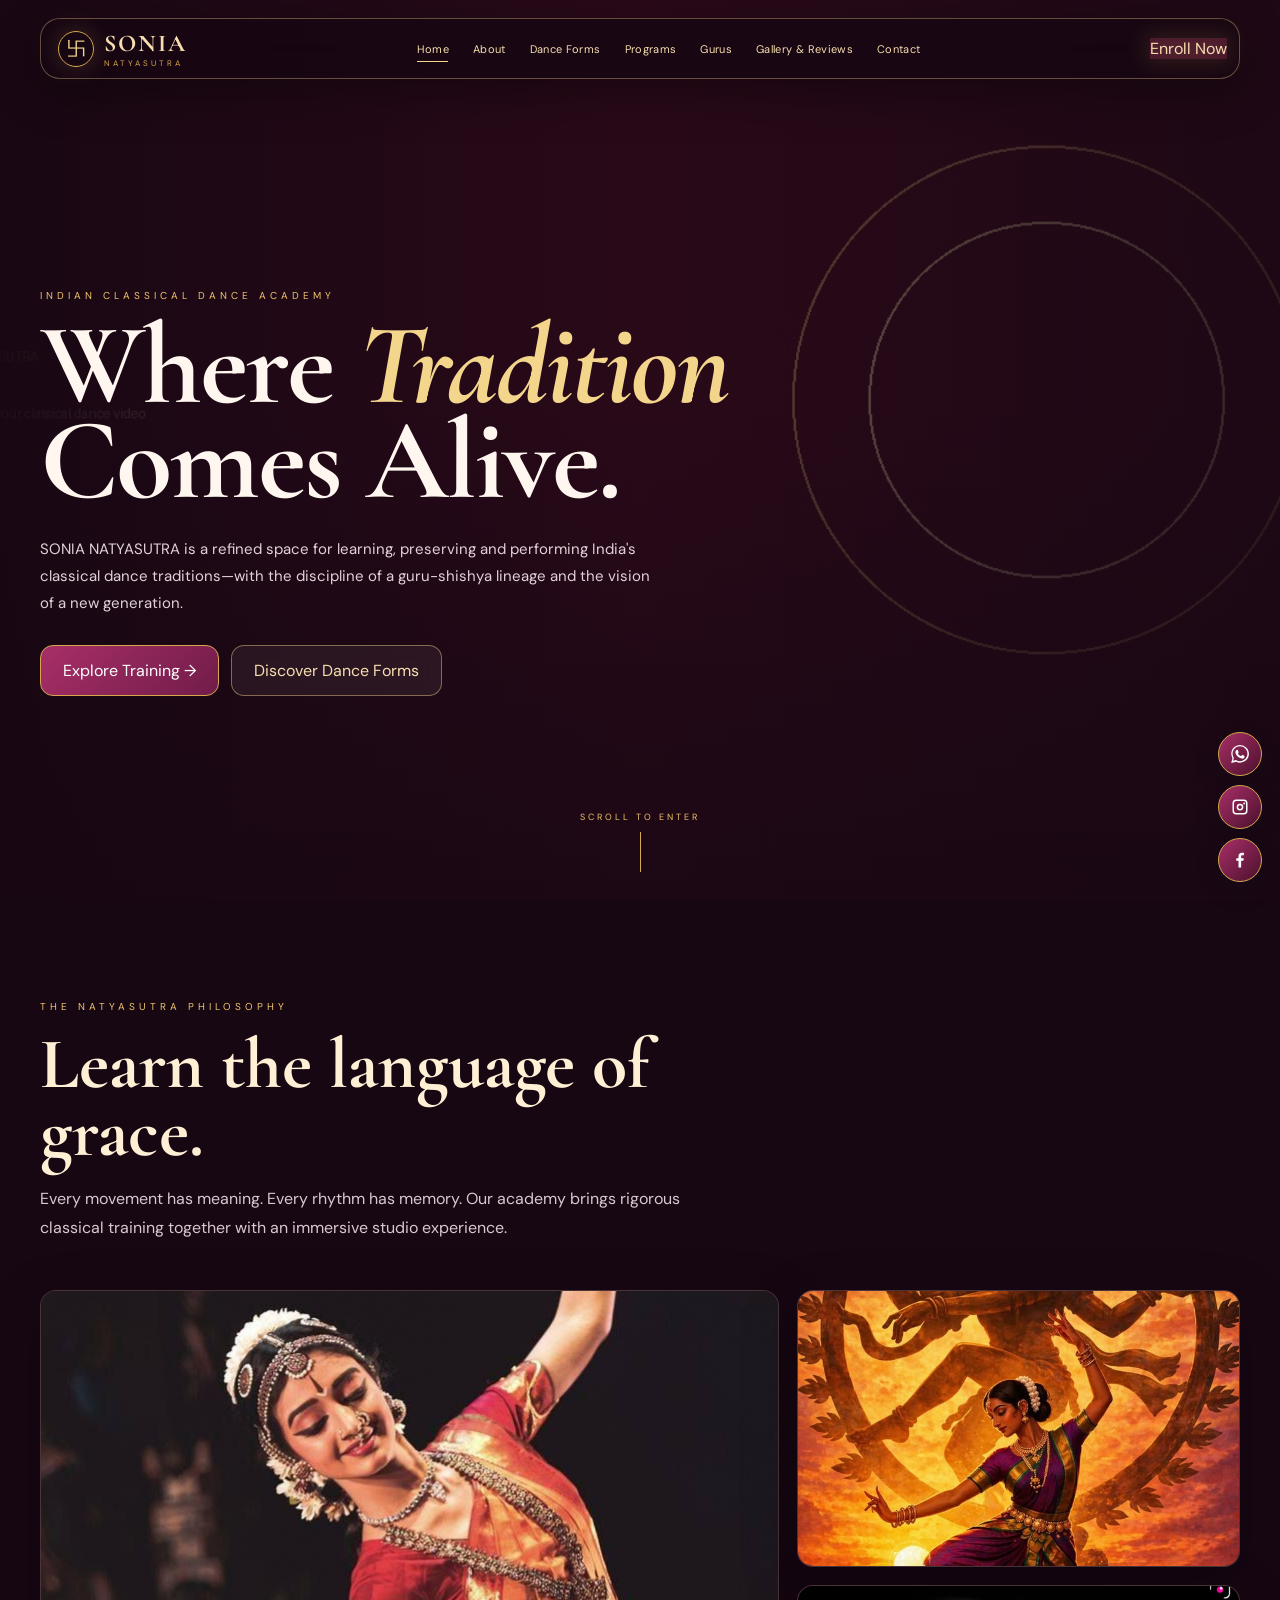
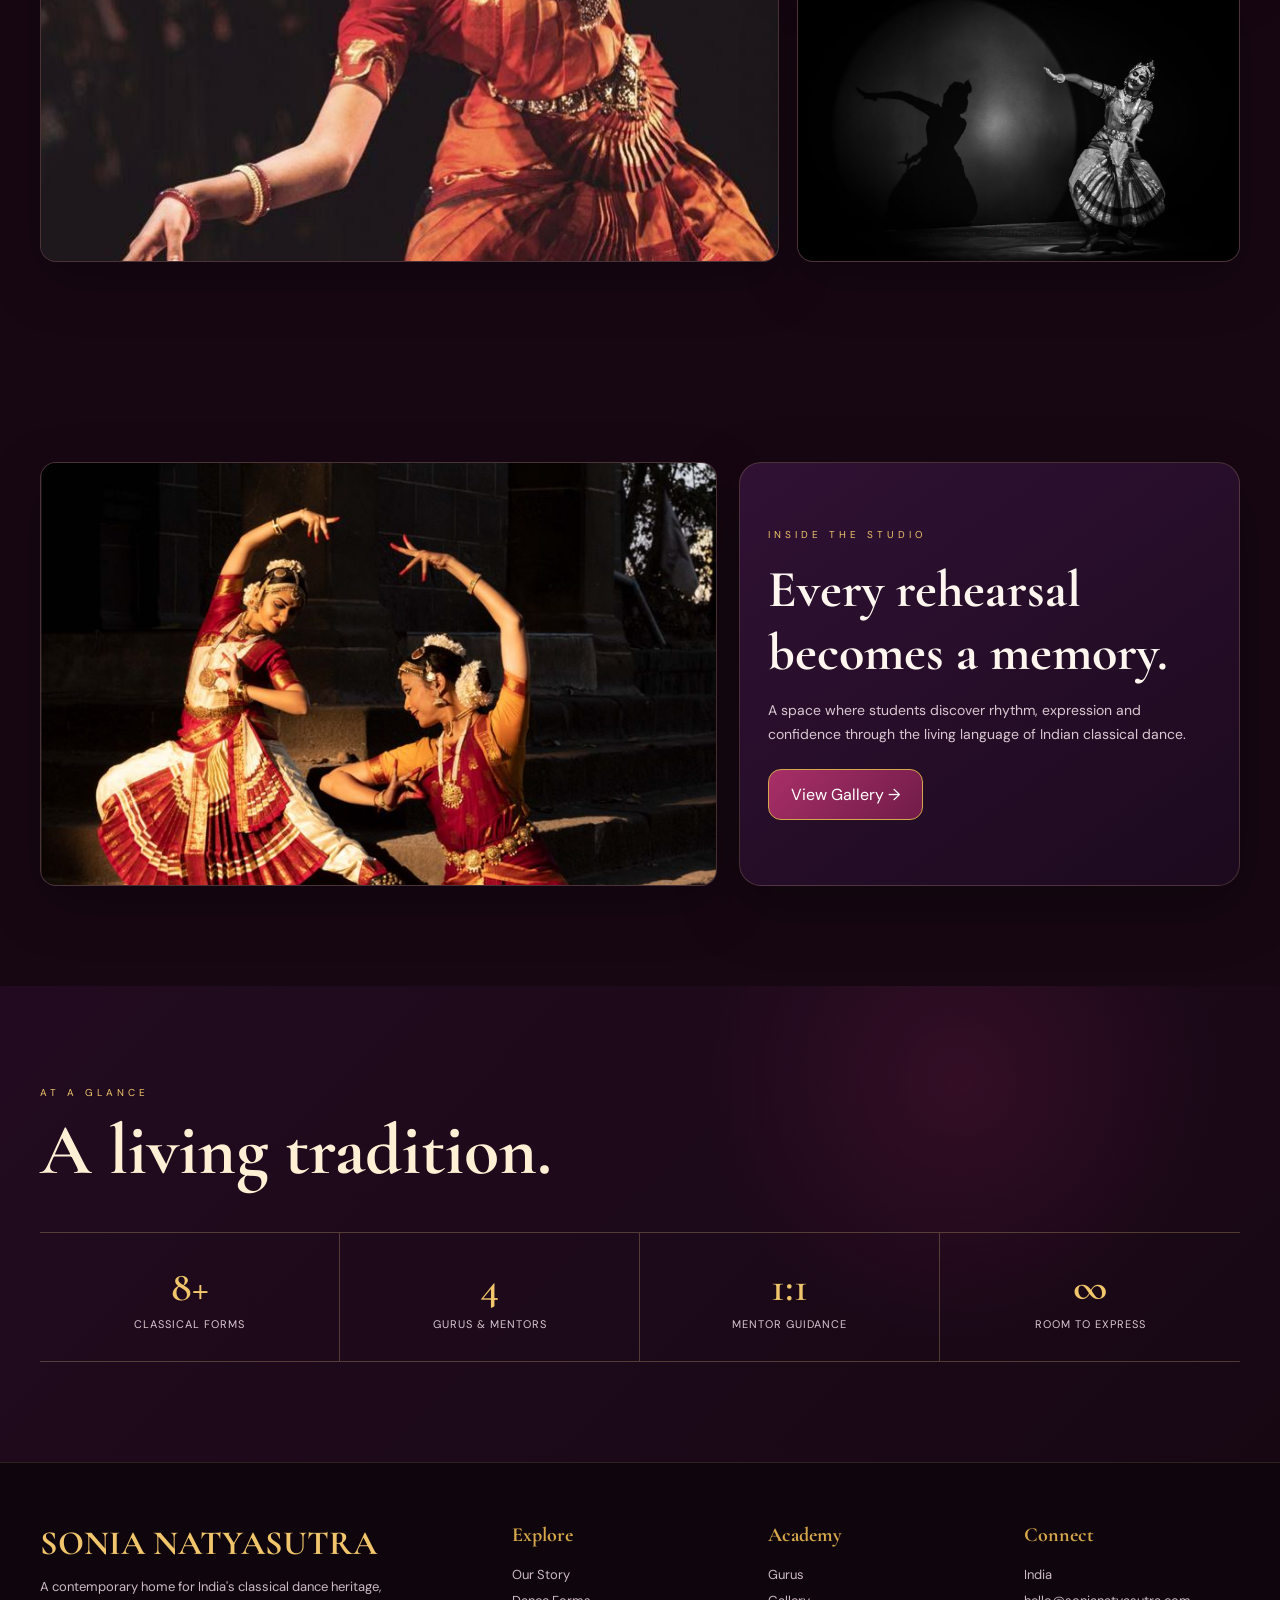
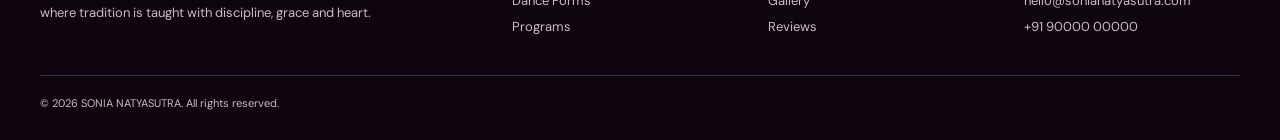
<file: index.html>
<!doctype html>
<html lang="en">

<head>
    <meta charset="utf-8">
    <meta name="viewport" content="width=device-width, initial-scale=1">
    <meta name="description" content="SONIA NATYASUTRA Indian traditional dance academy">

    <title>Home | SONIA NATYASUTRA</title>

    <link rel="stylesheet" href="style.css">
</head>

<body>

    <!-- Navigation -->
    <nav class="site-nav">

        <a class="brand" href="index.html">
            <span class="brand-mark">卐</span>

            <span>
                <strong>SONIA</strong>
                <small>NATYASUTRA</small>
            </span>
        </a>

        <button class="menu-btn" aria-label="Menu">☰</button>

        <div class="nav-links">
            <a href="index.html">Home</a>
            <a href="about.html">About</a>
            <a href="dance-forms.html">Dance Forms</a>
            <a href="programs.html">Programs</a>
            <a href="gurus.html">Gurus</a>
            <a href="gallery-reviews.html">Gallery & Reviews</a>
            <a href="contact.html">Contact</a>
        </div>

        <a class="enrol" href="contact.html">Enroll Now</a>

    </nav>


    <!-- Hero Section -->
    <header class="hero">

        <video
            autoplay
            muted
            loop
            playsinline
            poster="assets/dance-poster.jpg"
        >
            <source
                src="assets/Hailuo_Video_Create a cinematic horizontal 16_9 Bharatanatyam dance video using the uploaded image as the exact c_546765492382818305.mp4"
                type="video/mp4"
            >
        </video>

        <div class="hero-content reveal">

            <div class="eyebrow">
                Indian Classical Dance Academy
            </div>

            <h1>
                Where <span>Tradition</span><br>
                Comes Alive.
            </h1>

            <p>
                SONIA NATYASUTRA is a refined space for learning,
                preserving and performing India's classical dance
                traditions—with the discipline of a guru-shishya
                lineage and the vision of a new generation.
            </p>

            <div class="cta-row">
                <a class="btn primary" href="programs.html">
                    Explore Training →
                </a>

                <a class="btn secondary" href="dance-forms.html">
                    Discover Dance Forms
                </a>
            </div>

        </div>

        <div class="scroll-cue">
            Scroll to enter
        </div>

    </header>


    <!-- Philosophy Section -->
    <section class="section">

        <div class="wrap">

            <div class="section-head reveal">

                <div class="eyebrow">
                    The Natyasutra philosophy
                </div>

                <h2>
                    Learn the language of grace.
                </h2>

                <p>
                    Every movement has meaning. Every rhythm has memory.
                    Our academy brings rigorous classical training
                    together with an immersive studio experience.
                </p>

            </div>


            <div class="photo-grid">

                <img
                    class="normal-image large reveal"
                    src="assets/1.jpg"
                    alt="Replace with your academy photograph"
                >

                <div class="stack">

                    <img
                        class="normal-image small reveal"
                        src="assets/2.jpg"
                        alt="Replace with your academy photograph"
                    >

                    <img
                        class="normal-image small reveal"
                        src="assets/45.jpg"
                        alt="Replace with your academy photograph"
                    >

                </div>

            </div>

        </div>

    </section>


    <!-- Studio Section -->
    <section class="section">

        <div class="wrap">

            <div
                class="grid"
                style="grid-template-columns:1.15fr .85fr; gap:22px; align-items:stretch;"
            >

                <img
                    class="image-placeholder reveal"
                    src="assets/4.jpg"
                    alt="Replace with your academy photograph"
                >


                <div
                    class="card reveal"
                    style="display:flex; flex-direction:column; justify-content:center;"
                >

                    <div
                        class="eyebrow"
                        style="color:var(--wine)"
                    >
                        Inside the studio
                    </div>

                    <h2
                        style="font-size:52px; color:var(--white)"
                    >
                        Every rehearsal becomes a memory.
                    </h2>

                    <p style="margin-top:15px">
                        A space where students discover rhythm,
                        expression and confidence through the living
                        language of Indian classical dance.
                    </p>

                    <a
                        class="btn primary"
                        style="margin-top:22px; width:max-content"
                        href="gallery-reviews.html"
                    >
                        View Gallery →
                    </a>

                </div>

            </div>

        </div>

    </section>


    <!-- Statistics Section -->
    <section class="section dark">

        <div class="wrap">

            <div class="section-head reveal">

                <div class="eyebrow">
                    At a glance
                </div>

                <h2>
                    A living tradition.
                </h2>

            </div>


            <div class="stats reveal">

                <div class="stat">
                    <b>8+</b>
                    <span>CLASSICAL FORMS</span>
                </div>

                <div class="stat">
                    <b>4</b>
                    <span>GURUS & MENTORS</span>
                </div>

                <div class="stat">
                    <b>1:1</b>
                    <span>MENTOR GUIDANCE</span>
                </div>

                <div class="stat">
                    <b>∞</b>
                    <span>ROOM TO EXPRESS</span>
                </div>

            </div>

        </div>

    </section>


    <!-- Social Media Dock -->
    <div class="social-dock" aria-label="Social links">

        <!-- WhatsApp -->
        <a
            class="icon-link"
            href="#"
            title="WhatsApp"
            aria-label="WhatsApp"
        >
            <svg viewBox="0 0 24 24">
                <path d="M20.5 3.5A11.8 11.8 0 0 0 12.1 0C5.6 0 .4 5.2.4 11.7c0 2.1.6 4.1 1.6 5.9L.3 24l6.6-1.7a11.7 11.7 0 0 0 5.2 1.2h.1c6.5 0 11.7-5.2 11.7-11.7 0-3.1-1.2-6.1-3.4-8.3ZM12.1 21.5h-.1a9.7 9.7 0 0 1-4.9-1.3l-.4-.2-3.9 1 1-3.8-.2-.4a9.7 9.7 0 0 1-1.5-5.2c0-5.4 4.4-9.8 9.9-9.8 2.6 0 5.1 1 7 2.9 1.9 1.9 2.9 4.4 2.9 7 0 5.4-4.4 9.8-9.8 9.8Zm5.4-7.3c-.3-.2-1.8-.9-2.1-1-.3-.1-.5-.2-.7.2-.2.3-.8 1-.9 1.2-.2.2-.3.2-.6.1-1.7-.8-2.8-1.4-3.9-3.2-.3-.5.3-.5.8-1.6.1-.2.1-.4 0-.6-.1-.2-.7-1.7-.9-2.3-.2-.6-.5-.5-.7-.5h-.6c-.2 0-.6.1-.9.4-.3.3-1.1 1.1-1.1 2.7s1.1 3.1 1.2 3.3c.1.2 2.1 3.2 5.1 4.5 1.9.8 2.6.9 3.6.8.6-.1 1.8-.7 2.1-1.4.3-.7.3-1.3.2-1.4-.1-.1-.3-.2-.6-.3Z"/>
            </svg>
        </a>


        <!-- Instagram -->
        <a
            class="icon-link"
            href="#"
            title="Instagram"
            aria-label="Instagram"
        >
            <svg viewBox="0 0 24 24">
                <path d="M7 2h10a5 5 0 0 1 5 5v10a5 5 0 0 1-5 5H7a5 5 0 0 1-5-5V7a5 5 0 0 1 5-5Zm0 2a3 3 0 0 0-3 3v10a3 3 0 0 0 3 3h10a3 3 0 0 0 3-3V7a3 3 0 0 0-3-3H7Zm5 3.5A4.5 4.5 0 1 1 7.5 12 4.5 4.5 0 0 1 12 7.5Zm0 2A2.5 2.5 0 1 0 14.5 12 2.5 2.5 0 0 0 12 9.5ZM17.5 6a1.25 1.25 0 1 1-1.25 1.25A1.25 1.25 0 0 1 17.5 6Z"/>
            </svg>
        </a>


        <!-- Facebook -->
        <a
            class="icon-link"
            href="#"
            title="Facebook"
            aria-label="Facebook"
        >
            <svg viewBox="0 0 24 24">
                <path d="M13.5 22v-9h3l.5-3.5h-3.5V7.2c0-1 .3-1.7 1.8-1.7h1.9V2.3c-.3 0-1.4-.1-2.7-.1-2.7 0-4.5 1.6-4.5 4.6v2.7H7v3.5h3v9h3.5Z"/>
            </svg>
        </a>

    </div>


    <!-- Footer -->
    <footer>

        <div class="wrap footer-grid">

            <!-- Footer About -->
            <div>

                <div class="footer-brand">
                    SONIA NATYASUTRA
                </div>

                <p style="margin-top:10px; max-width:350px">
                    A contemporary home for India's classical dance
                    heritage, where tradition is taught with discipline,
                    grace and heart.
                </p>

            </div>


            <!-- Explore -->
            <div>

                <h4>Explore</h4>

                <a href="about.html">
                    Our Story
                </a>

                <a href="dance-forms.html">
                    Dance Forms
                </a>

                <a href="programs.html">
                    Programs
                </a>

            </div>


            <!-- Academy -->
            <div>

                <h4>Academy</h4>

                <a href="gurus.html">
                    Gurus
                </a>

                <a href="gallery-reviews.html">
                    Gallery
                </a>

                <a href="gallery-reviews.html#reviews">
                    Reviews
                </a>

            </div>


            <!-- Connect -->
            <div>

                <h4>Connect</h4>

                <p>India</p>
                <p>hello@sonianatyasutra.com</p>
                <p>+91 90000 00000</p>

            </div>

        </div>


        <!-- Copyright -->
        <div
            class="wrap"
            style="margin-top:35px; border-top:1px solid #30345a; padding-top:20px; font-size:11px"
        >
            © <span data-year></span>
            SONIA NATYASUTRA. All rights reserved.
        </div>

    </footer>


    <!-- JavaScript -->
    <script src="script.js"></script>

</body>

</html>
</file>
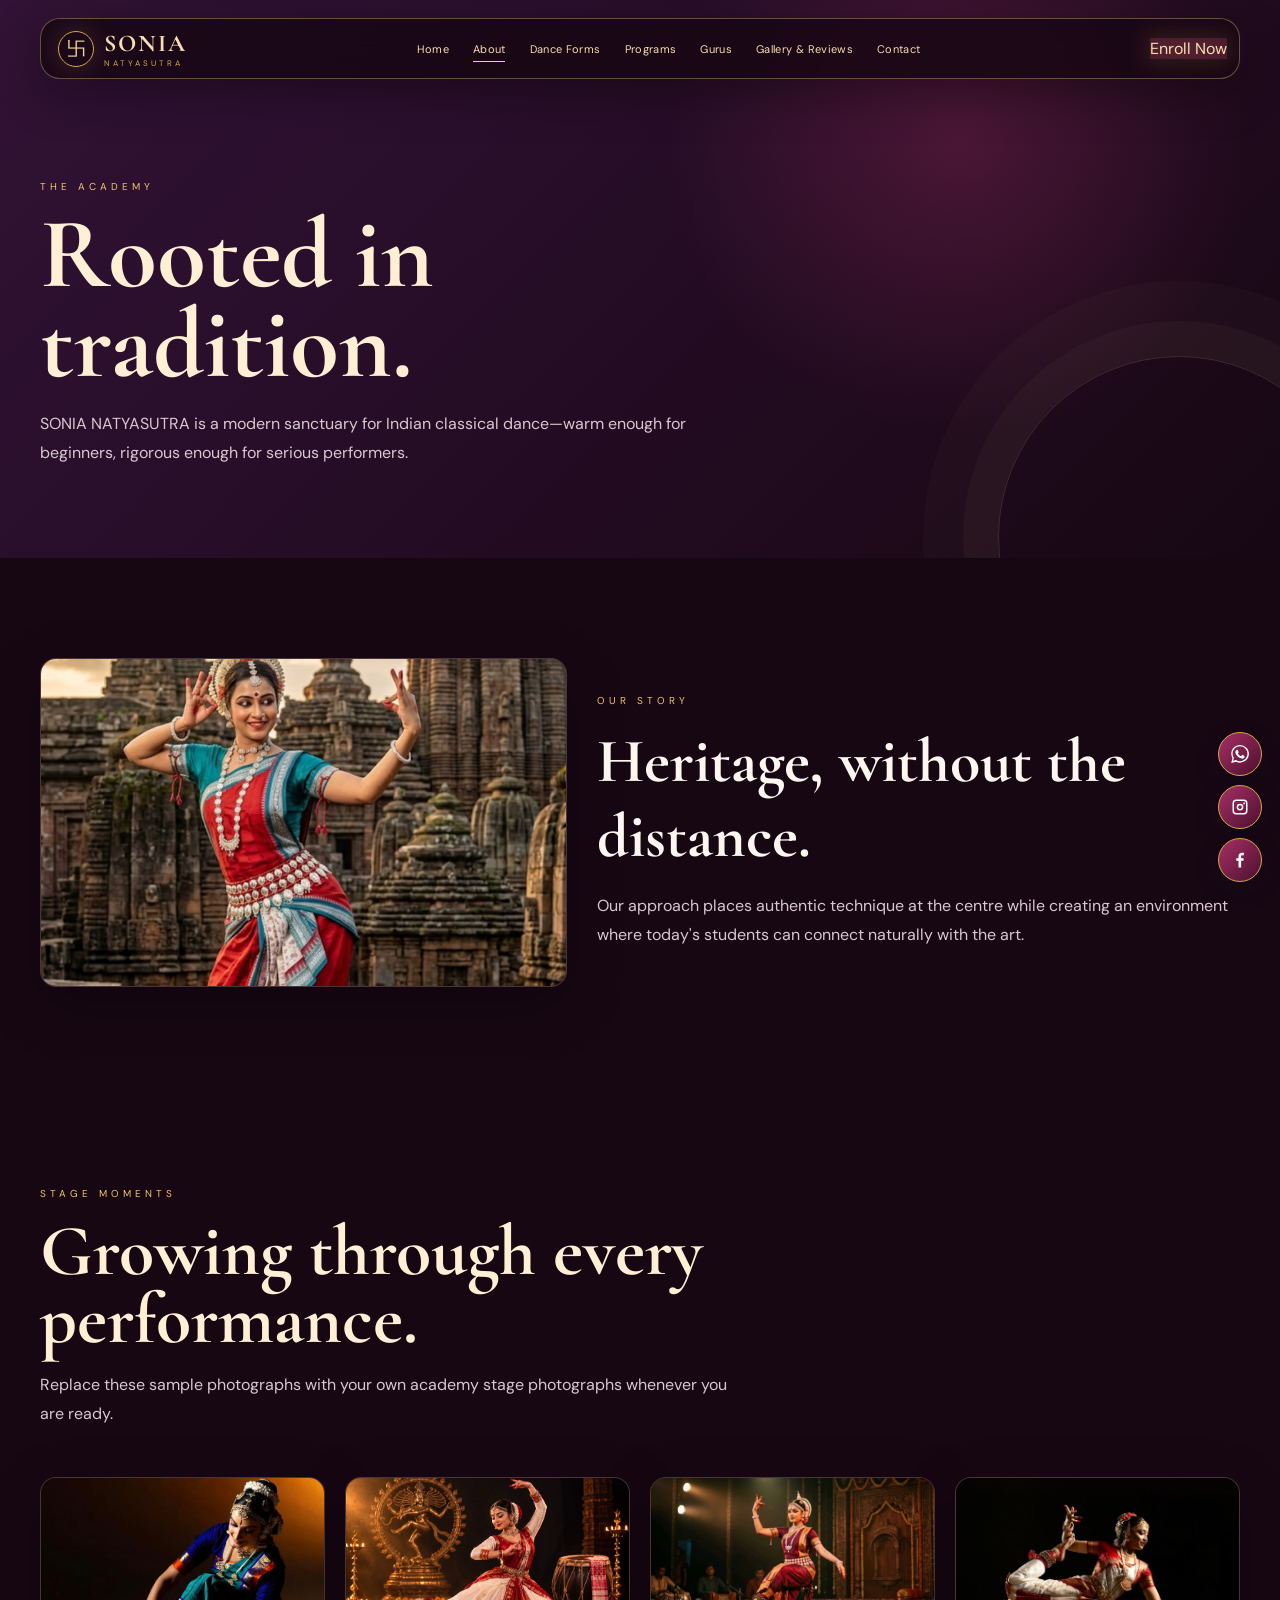
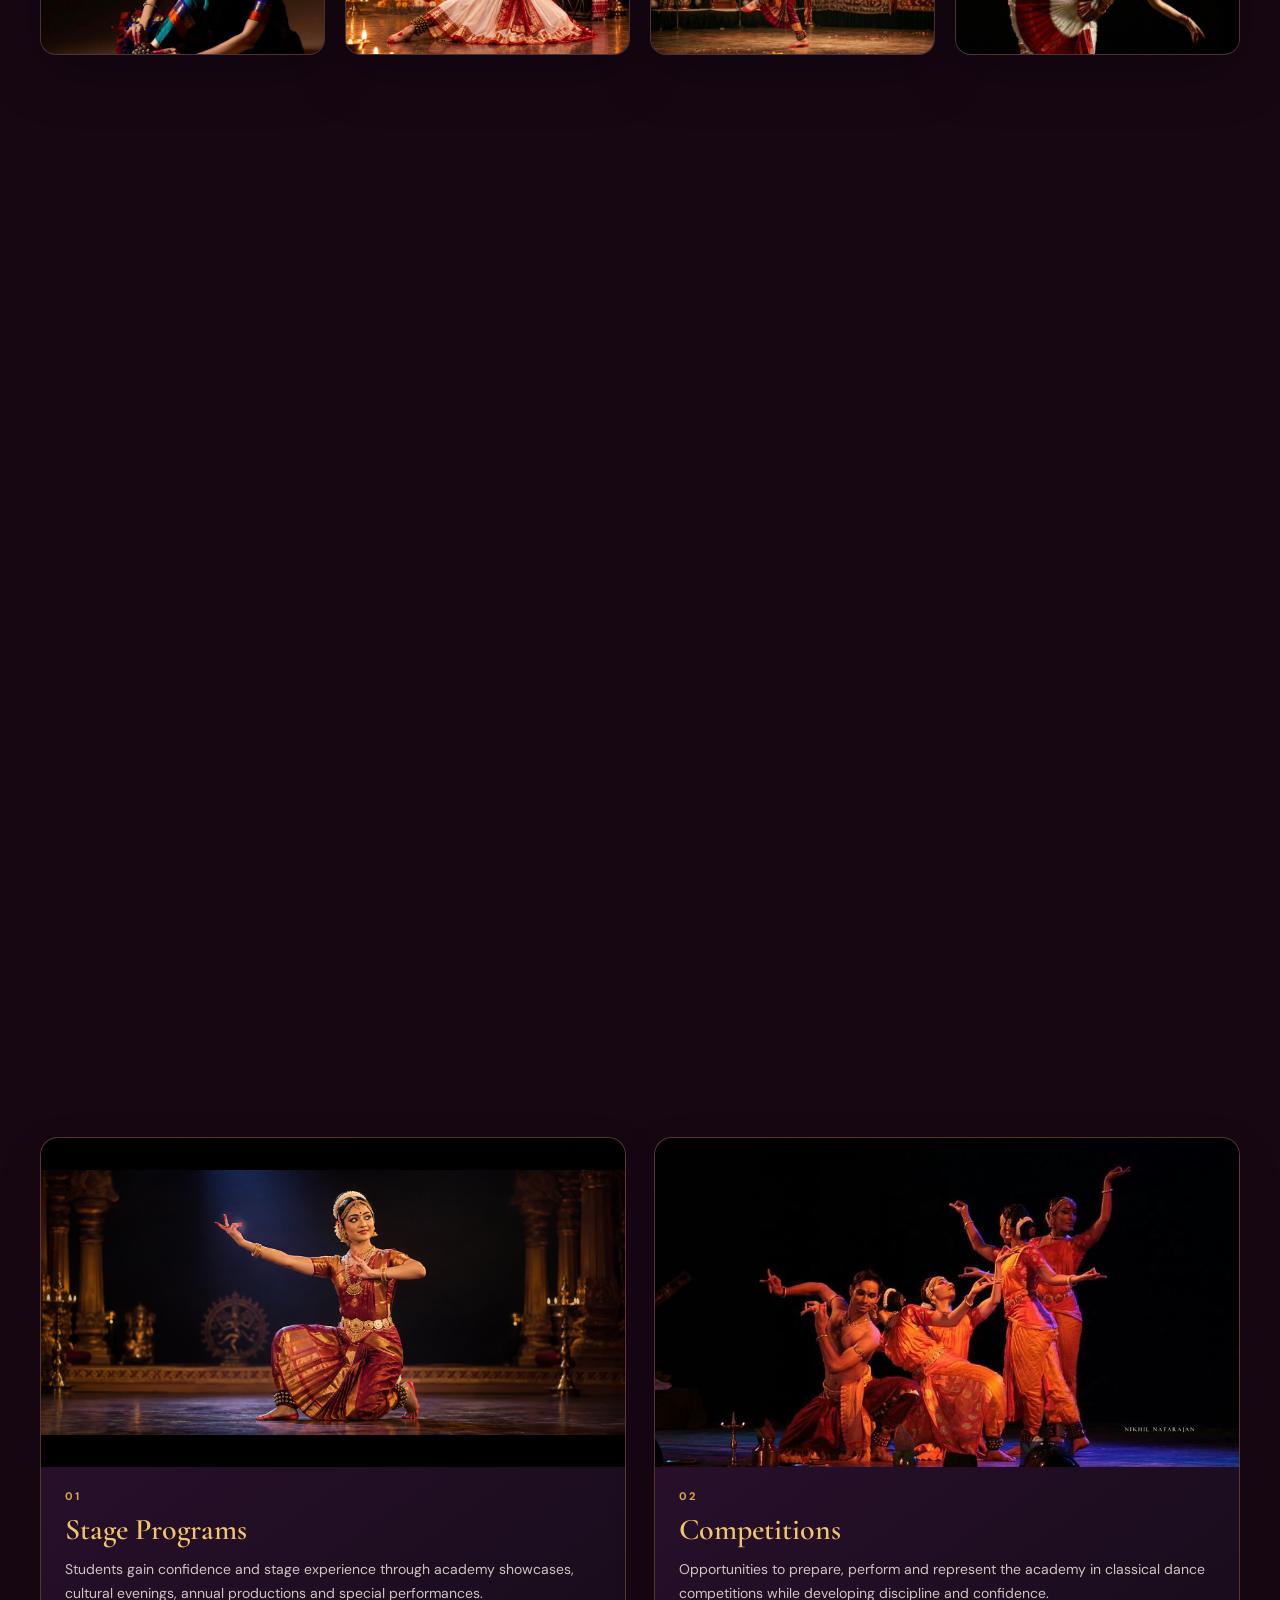
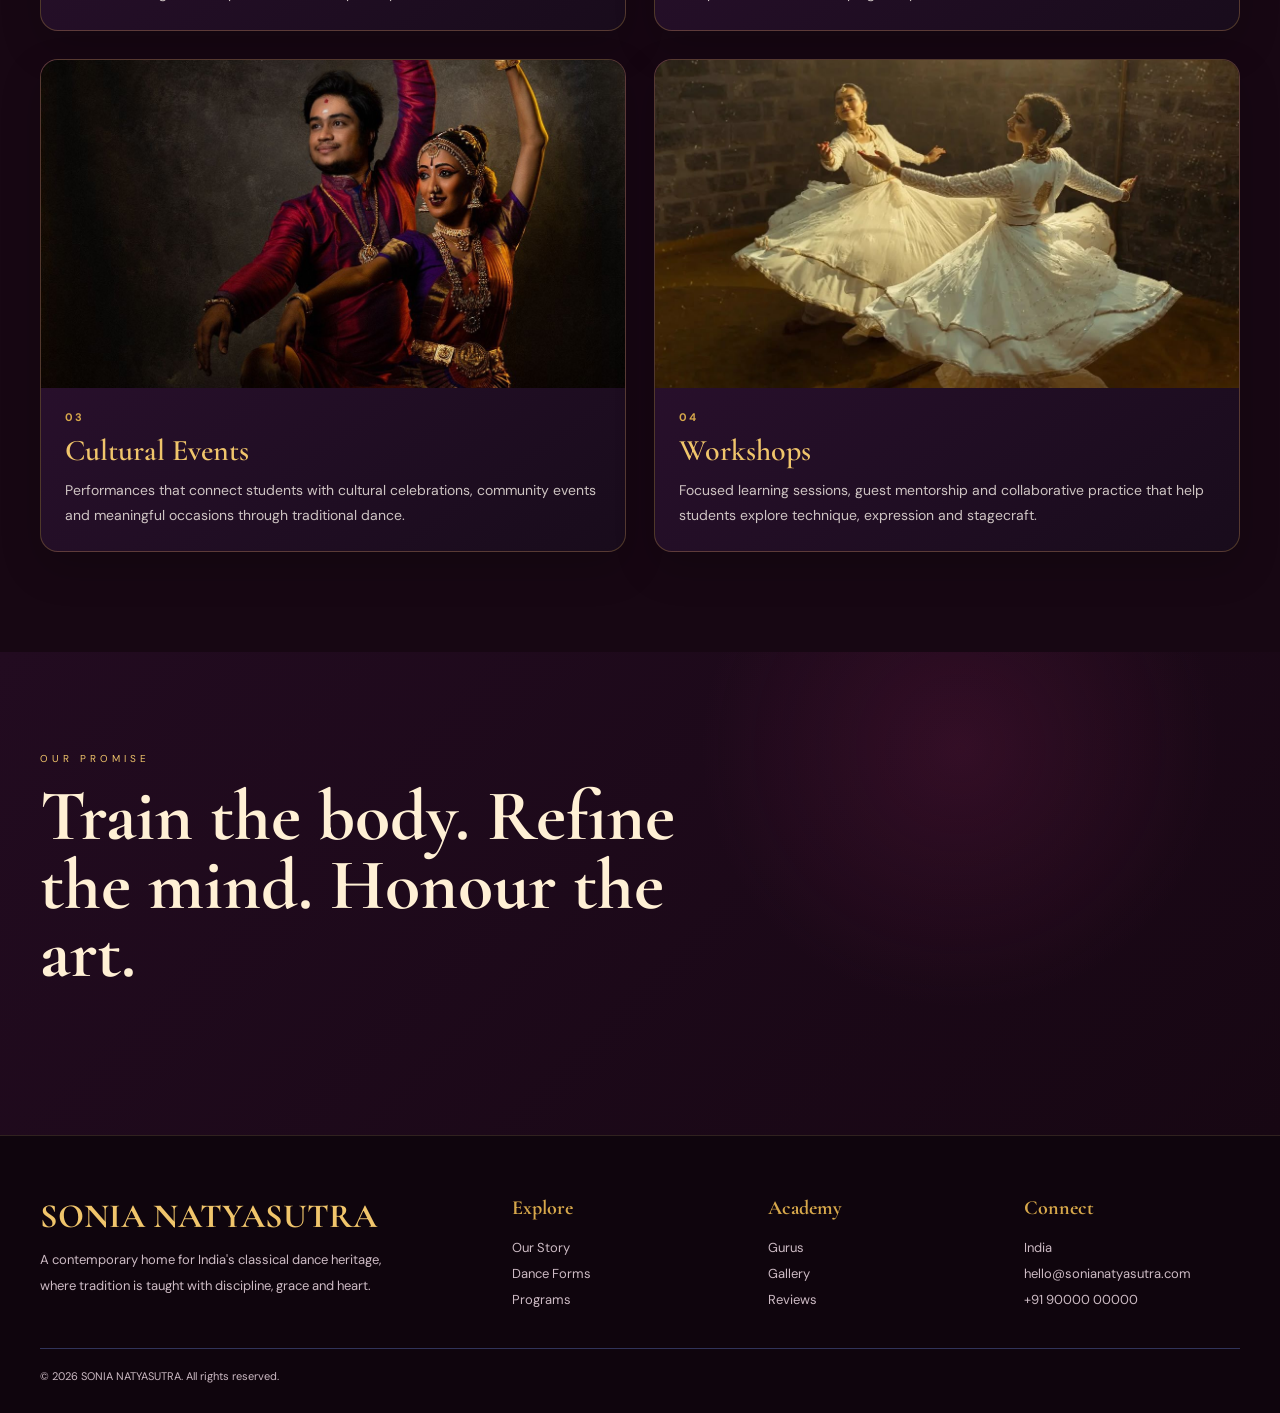
<file: about.html>
<!DOCTYPE html>
<html lang="en">

<head>
    <meta charset="utf-8">
    <meta
        name="viewport"
        content="width=device-width, initial-scale=1"
    >

    <meta
        name="description"
        content="SONIA NATYASUTRA Indian traditional dance academy"
    >

    <title>About | SONIA NATYASUTRA</title>

    <link rel="stylesheet" href="style.css">
</head>

<body>

    <!-- Navigation -->
    <nav class="site-nav">

        <a class="brand" href="index.html">
            <span class="brand-mark">卐</span>

            <span>
                <strong>SONIA</strong>
                <small>NATYASUTRA</small>
            </span>
        </a>

        <button
            aria-label="Menu"
            class="menu-btn"
        >
            ☰
        </button>

        <div class="nav-links">
            <a href="index.html">Home</a>
            <a href="about.html">About</a>
            <a href="dance-forms.html">Dance Forms</a>
            <a href="programs.html">Programs</a>
            <a href="gurus.html">Gurus</a>
            <a href="gallery-reviews.html">Gallery &amp; Reviews</a>
            <a href="contact.html">Contact</a>
        </div>

        <a class="enrol" href="contact.html">
            Enroll Now
        </a>

    </nav>


    <!-- Page Hero -->
    <header class="page-hero">

        
        <div class="wrap reveal">

            <div class="eyebrow">
                The academy
            </div>

            <h1>
                Rooted in
                <br>
                tradition.
            </h1>

            <p>
                SONIA NATYASUTRA is a modern sanctuary for Indian
                classical dance&mdash;warm enough for beginners,
                rigorous enough for serious performers.
            </p>

        </div>

    </header>


    <!-- Our Story -->
    <section class="section">

        <div class="wrap">

            <div
                class="grid"
                style="grid-template-columns:.9fr 1.1fr; gap:30px; align-items:center;"
            >

                <img
                    alt="Replace with your academy photograph"
                    class="image-placeholder reveal"
                    src="assets/7.jpg"
                >

                <div class="reveal">

                    <div
                        class="eyebrow"
                        style="color:var(--gold2)"
                    >
                        Our story
                    </div>

                    <h2
                        style="font-size:62px; color:var(--ink)"
                    >
                        Heritage, without the distance.
                    </h2>

                    <p
                        style="margin-top:18px; color:var(--muted); line-height:1.8"
                    >
                        Our approach places authentic technique at the
                        centre while creating an environment where
                        today's students can connect naturally with
                        the art.
                    </p>

                </div>

            </div>

        </div>

    </section>


    <!-- Stage Moments -->
    <section class="section">

        <div class="wrap">

            <div class="section-head reveal">

                <div class="eyebrow">
                    Stage moments
                </div>

                <h2>
                    Growing through every performance.
                </h2>

                <p>
                    Replace these sample photographs with your own
                    academy stage photographs whenever you are ready.
                </p>

            </div>


            <div class="grid grid-4">

                <img
                    alt="Replace with your academy photograph"
                    class="image-placeholder reveal"
                    src="assets/14.jpg"
                >

                <img
                    alt="Replace with your academy photograph"
                    class="image-placeholder reveal"
                    src="assets/12.jpg"
                >

                <img
                    alt="Replace with your academy photograph"
                    class="image-placeholder reveal"
                    src="assets/11.jpg"
                >

                <img
                    alt="Replace with your academy photograph"
                    class="image-placeholder reveal"
                    src="assets/17.jpg"
                >

            </div>

        </div>

    </section>


    <!-- Academy Building -->
    <section class="section">

        <div class="wrap">

            <div
                class="grid"
                style="grid-template-columns:1.15fr .85fr; gap:30px; align-items:center;"
            >

                <img
                    alt="Replace with your academy photograph"
                    class="image-placeholder reveal"
                    src="assets/house.png"
                >

                <div class="reveal">

                    <div
                        class="eyebrow"
                        style="color:var(--gold2)"
                    >
                        Our academy building
                    </div>

                    <h2
                        style="font-size:62px; color:var(--ink)"
                    >
                        The home of SONIA NATYASUTRA.
                    </h2>

                    <p
                        style="margin-top:18px; color:var(--muted); line-height:1.8"
                    >
                        A dedicated visual space for the SONIA
                        NATYASUTRA academy building. Replace the
                        sample image with your real building
                        photograph.
                    </p>

                </div>

            </div>

        </div>

    </section>


    <!-- Achievements & Experiences -->
    <section class="section">

        <div class="wrap">

            <div class="section-head reveal">

                <div class="eyebrow">
                    Achievements &amp; experiences
                </div>

                <h2>
                    Growing through the stage.
                </h2>

                <p>
                    Highlight the academy's real milestones here
                    as they happen.
                </p>

            </div>


            <div class="stage-experiences">

                <!-- Stage Programs -->
                <article class="stage-experience reveal">

                    <img
                        alt="Stage Programs &mdash; replace with your photo"
                        src="assets/22.png"
                    >

                    <div class="stage-experience-content">

                        <div class="stage-number">
                            01
                        </div>

                        <h3>
                            Stage Programs
                        </h3>

                        <p>
                            Students gain confidence and stage
                            experience through academy showcases,
                            cultural evenings, annual productions
                            and special performances.
                        </p>

                    </div>

                </article>


                <!-- Competitions -->
                <article class="stage-experience reveal">

                    <img
                        alt="Competitions &mdash; replace with your photo"
                        src="assets/21.jpg"
                    >

                    <div class="stage-experience-content">

                        <div class="stage-number">
                            02
                        </div>

                        <h3>
                            Competitions
                        </h3>

                        <p>
                            Opportunities to prepare, perform and
                            represent the academy in classical dance
                            competitions while developing discipline
                            and confidence.
                        </p>

                    </div>

                </article>


                <!-- Cultural Events -->
                <article class="stage-experience reveal">

                    <img
                        alt="Cultural Events &mdash; replace with your photo"
                        src="assets/6.jpg"
                    >

                    <div class="stage-experience-content">

                        <div class="stage-number">
                            03
                        </div>

                        <h3>
                            Cultural Events
                        </h3>

                        <p>
                            Performances that connect students with
                            cultural celebrations, community events
                            and meaningful occasions through
                            traditional dance.
                        </p>

                    </div>

                </article>


                <!-- Workshops -->
                <article class="stage-experience reveal">

                    <img
                        alt="Workshops &mdash; replace with your photo"
                        src="assets/16.jpg"
                    >

                    <div class="stage-experience-content">

                        <div class="stage-number">
                            04
                        </div>

                        <h3>
                            Workshops
                        </h3>

                        <p>
                            Focused learning sessions, guest
                            mentorship and collaborative practice
                            that help students explore technique,
                            expression and stagecraft.
                        </p>

                    </div>

                </article>

            </div>

        </div>

    </section>


    <!-- Our Promise -->
    <section class="section dark">

        <div class="wrap">

            <div class="section-head reveal">

                <div class="eyebrow">
                    Our promise
                </div>

                <h2>
                    Train the body. Refine the mind.
                    Honour the art.
                </h2>

            </div>

        </div>

    </section>


    <!-- Social Links -->
    <div
        aria-label="Social links"
        class="social-dock"
    >

        <!-- WhatsApp -->
        <a
            aria-label="WhatsApp"
            class="icon-link"
            href="#"
            title="WhatsApp"
        >

            <svg viewBox="0 0 24 24">

                <path d="M20.5 3.5A11.8 11.8 0 0 0 12.1 0C5.6 0 .4 5.2.4 11.7c0 2.1.6 4.1 1.6 5.9L.3 24l6.6-1.7a11.7 11.7 0 0 0 5.2 1.2h.1c6.5 0 11.7-5.2 11.7-11.7 0-3.1-1.2-6.1-3.4-8.3ZM12.1 21.5h-.1a9.7 9.7 0 0 1-4.9-1.3l-.4-.2-3.9 1 1-3.8-.2-.4a9.7 9.7 0 0 1-1.5-5.2c0-5.4 4.4-9.8 9.9-9.8 2.6 0 5.1 1 7 2.9 1.9 1.9 2.9 4.4 2.9 7 0 5.4-4.4 9.8-9.8 9.8Zm5.4-7.3c-.3-.2-1.8-.9-2.1-1-.3-.1-.5-.2-.7.2-.2.3-.8 1-.9 1.2-.2.2-.3.2-.6.1-1.7-.8-2.8-1.4-3.9-3.2-.3-.5.3-.5.8-1.6.1-.2.1-.4 0-.6-.1-.2-.7-1.7-.9-2.3-.2-.6-.5-.5-.7-.5h-.6c-.2 0-.6.1-.9.4-.3.3-1.1 1.1-1.1 2.7s1.1 3.1 1.2 3.3c.1.2 2.1 3.2 5.1 4.5 1.9.8 2.6.9 3.6.8.6-.1 1.8-.7 2.1-1.4.3-.7.3-1.3.2-1.4-.1-.1-.3-.2-.6-.3Z">

                </path>

            </svg>

        </a>


        <!-- Instagram -->
        <a
            aria-label="Instagram"
            class="icon-link"
            href="#"
            title="Instagram"
        >

            <svg viewBox="0 0 24 24">

                <path d="M7 2h10a5 5 0 0 1 5 5v10a5 5 0 0 1-5 5H7a5 5 0 0 1-5-5V7a5 5 0 0 1 5-5Zm0 2a3 3 0 0 0-3 3v10a3 3 0 0 0 3 3h10a3 3 0 0 0 3-3V7a3 3 0 0 0-3-3H7Zm5 3.5A4.5 4.5 0 1 1 7.5 12 4.5 4.5 0 0 1 12 7.5Zm0 2A2.5 2.5 0 1 0 14.5 12 2.5 2.5 0 0 0 12 9.5ZM17.5 6a1.25 1.25 0 1 1-1.25 1.25A1.25 1.25 0 0 1 17.5 6Z">

                </path>

            </svg>

        </a>


        <!-- Facebook -->
        <a
            aria-label="Facebook"
            class="icon-link"
            href="#"
            title="Facebook"
        >

            <svg viewBox="0 0 24 24">

                <path d="M13.5 22v-9h3l.5-3.5h-3.5V7.2c0-1 .3-1.7 1.8-1.7h1.9V2.3c-.3 0-1.4-.1-2.7-.1-2.7 0-4.5 1.6-4.5 4.6v2.7H7v3.5h3v9h3.5Z">

                </path>

            </svg>

        </a>

    </div>


    <!-- Footer -->
    <footer>

        <div class="wrap footer-grid">

            <!-- Footer Brand -->
            <div>

                <div class="footer-brand">
                    SONIA NATYASUTRA
                </div>

                <p style="margin-top:10px; max-width:350px">
                    A contemporary home for India's classical dance
                    heritage, where tradition is taught with
                    discipline, grace and heart.
                </p>

            </div>


            <!-- Explore -->
            <div>

                <h4>
                    Explore
                </h4>

                <a href="about.html">
                    Our Story
                </a>

                <a href="dance-forms.html">
                    Dance Forms
                </a>

                <a href="programs.html">
                    Programs
                </a>

            </div>


            <!-- Academy -->
            <div>

                <h4>
                    Academy
                </h4>

                <a href="gurus.html">
                    Gurus
                </a>

                <a href="gallery-reviews.html">
                    Gallery
                </a>

                <a href="gallery-reviews.html#reviews">
                    Reviews
                </a>

            </div>


            <!-- Connect -->
            <div>

                <h4>
                    Connect
                </h4>

                <p>
                    India
                </p>

                <p>
                    hello@sonianatyasutra.com
                </p>

                <p>
                    +91 90000 00000
                </p>

            </div>

        </div>


        <!-- Copyright -->
        <div
            class="wrap"
            style="margin-top:35px; border-top:1px solid #30345a; padding-top:20px; font-size:11px"
        >

            &copy;

            <span data-year></span>

            SONIA NATYASUTRA. All rights reserved.

        </div>

    </footer>


    <!-- JavaScript -->
    <script src="script.js"></script>

</body>

</html>
</file>
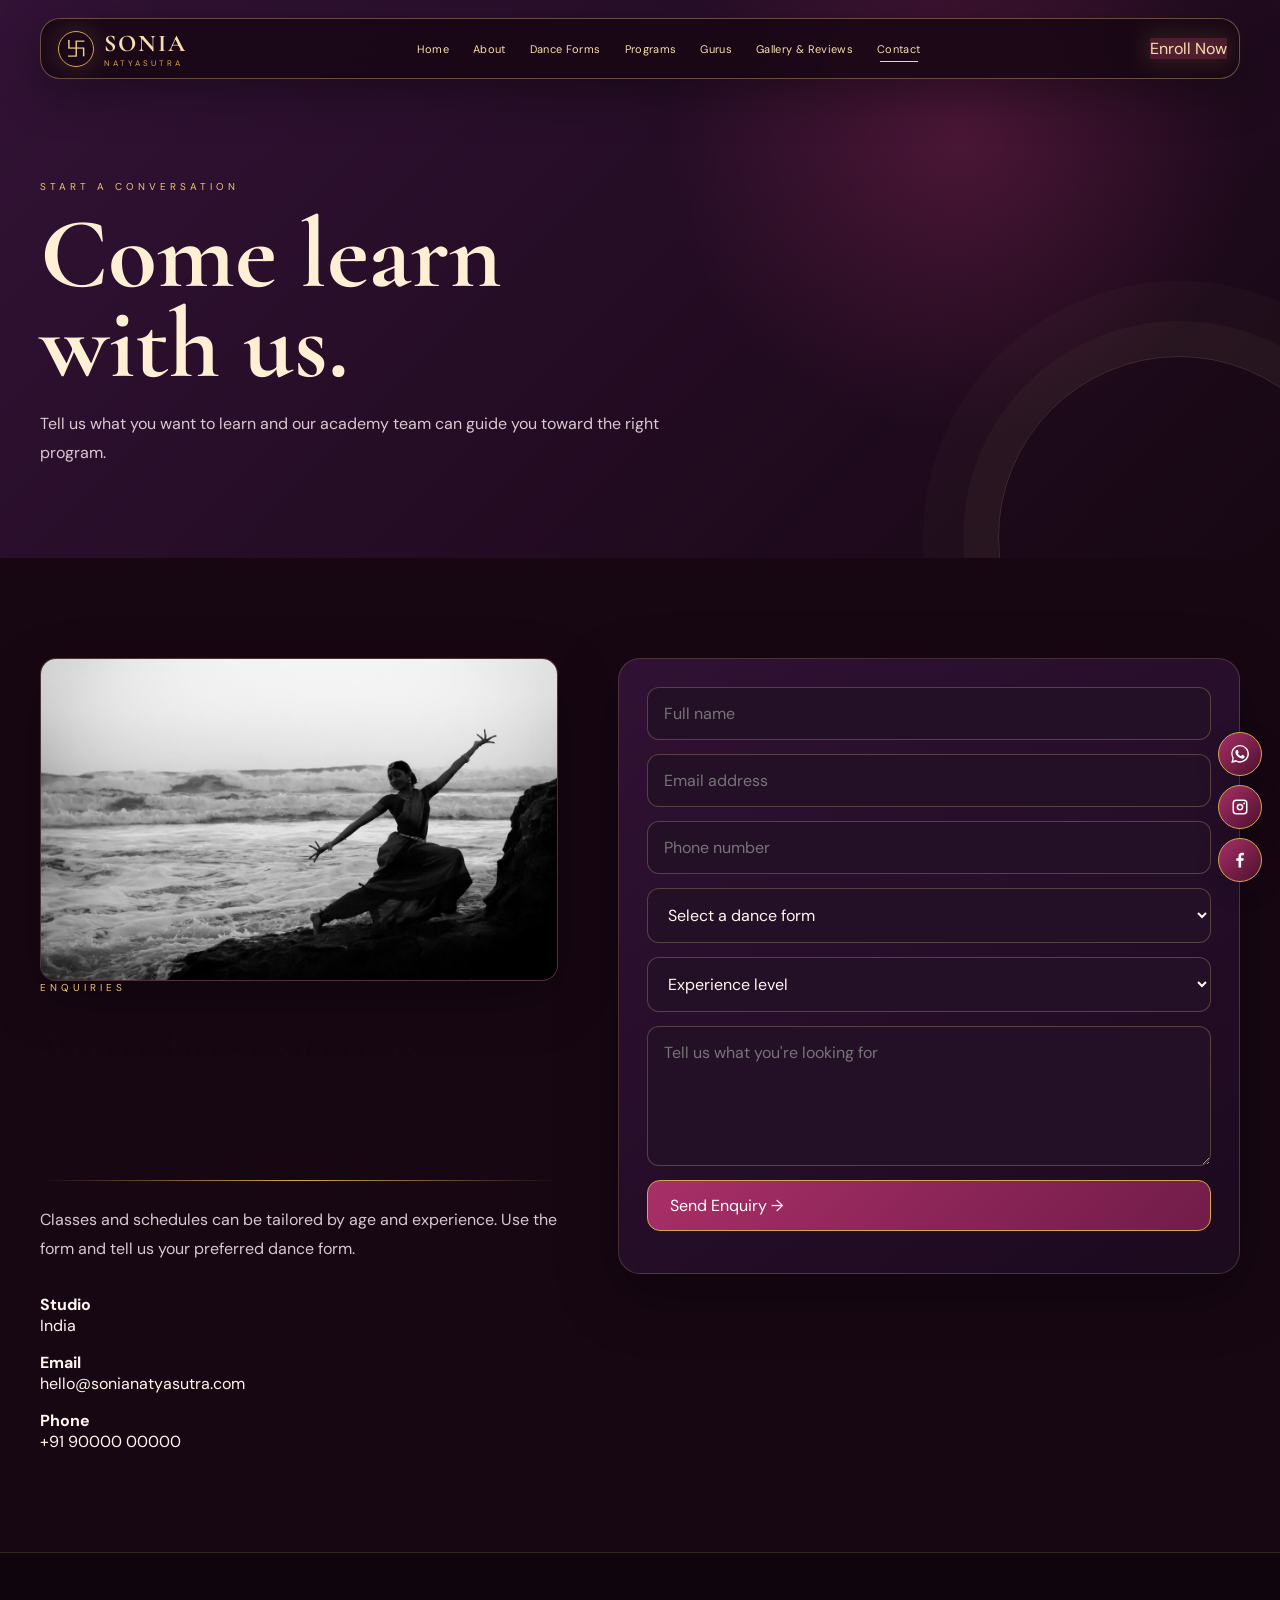
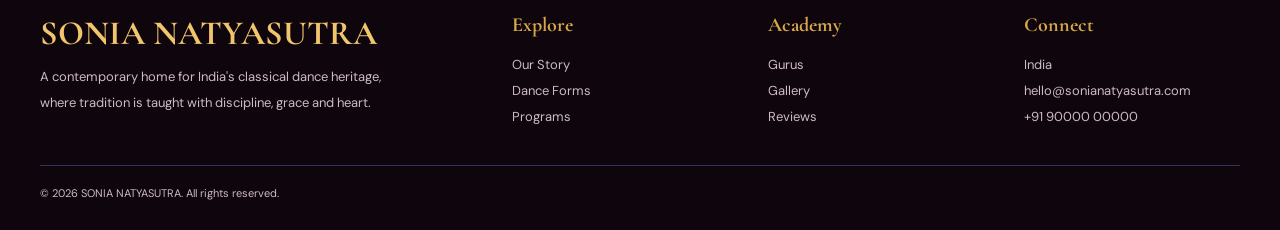
<file: contact.html>
<!doctype html>
<html lang="en">

<head>
    <meta charset="utf-8">

    <meta
        name="viewport"
        content="width=device-width, initial-scale=1"
    >

    <meta
        name="description"
        content="SONIA NATYASUTRA Indian traditional dance academy"
    >

    <title>Contact | SONIA NATYASUTRA</title>

    <link rel="stylesheet" href="style.css">
</head>

<body>

    <!-- Navigation -->
    <nav class="site-nav">

        <a class="brand" href="index.html">

            <span class="brand-mark">
                卐
            </span>

            <span>
                <strong>SONIA</strong>
                <small>NATYASUTRA</small>
            </span>

        </a>

        <button
            class="menu-btn"
            aria-label="Menu"
        >
            ☰
        </button>

        <div class="nav-links">

            <a href="index.html">Home</a>

            <a href="about.html">About</a>

            <a href="dance-forms.html">Dance Forms</a>

            <a href="programs.html">Programs</a>

            <a href="gurus.html">Gurus</a>

            <a href="gallery-reviews.html">
                Gallery &amp; Reviews
            </a>

            <a href="contact.html">Contact</a>

        </div>

        <a
            class="enrol"
            href="contact.html"
        >
            Enroll Now
        </a>

    </nav>


    <!-- Page Hero -->
    <header class="page-hero">

        <div class="wrap reveal">

            <div class="eyebrow">
                Start a conversation
            </div>

            <h1>
                Come learn
                <br>
                with us.
            </h1>

            <p>
                Tell us what you want to learn and our academy
                team can guide you toward the right program.
            </p>

        </div>

    </header>


    <!-- Contact / Enquiry Section -->
    <section class="section">

        <div
            class="wrap"
            style="display:grid; grid-template-columns:1fr 1.2fr; gap:60px; align-items:start;"
        >

            <!-- Contact Information -->
            <div class="reveal">

                <img
                    class="normal-image"
                    src="assets/44.jpg"
                    alt="Replace with your academy photograph"
                    style="height:350px"
                >

                <div
                    class="eyebrow"
                    style="color:var(--royal)"
                >
                    Enquiries
                </div>

                <h2
                    style="font-size:60px; color:var(--navy)"
                >
                    Your first step is simply to ask.
                </h2>

                <div class="ornament"></div>

                <p
                    style="color:var(--muted); line-height:1.8"
                >
                    Classes and schedules can be tailored by age
                    and experience. Use the form and tell us your
                    preferred dance form.
                </p>


                <!-- Studio Details -->
                <div style="margin-top:30px">

                    <p>
                        <b>Studio</b>
                        <br>
                        India
                    </p>

                    <p style="margin-top:16px">
                        <b>Email</b>
                        <br>
                        hello@sonianatyasutra.com
                    </p>

                    <p style="margin-top:16px">
                        <b>Phone</b>
                        <br>
                        +91 90000 00000
                    </p>

                </div>

            </div>


            <!-- Enquiry Form -->
            <form
                class="form card reveal"
            >

                <input
                    placeholder="Full name"
                    required
                >

                <input
                    type="email"
                    placeholder="Email address"
                    required
                >

                <input
                    placeholder="Phone number"
                >


                <!-- Dance Form -->
                <select>

                    <option>
                        Select a dance form
                    </option>

                    <option>
                        Bharatanatyam
                    </option>

                    <option>
                        Kuchipudi
                    </option>

                    <option>
                        Kathak
                    </option>

                    <option>
                        Odissi
                    </option>

                    <option>
                        Mohiniyattam
                    </option>

                    <option>
                        Other
                    </option>

                </select>


                <!-- Experience Level -->
                <select>

                    <option>
                        Experience level
                    </option>

                    <option>
                        Beginner
                    </option>

                    <option>
                        Intermediate
                    </option>

                    <option>
                        Advanced
                    </option>

                </select>


                <textarea
                    placeholder="Tell us what you're looking for"
                ></textarea>


                <button
                    class="btn primary"
                    type="submit"
                >
                    Send Enquiry →
                </button>

                <p class="form-msg"></p>

            </form>

        </div>

    </section>


    <!-- Social Links -->
    <div
        class="social-dock"
        aria-label="Social links"
    >

        <!-- WhatsApp -->
        <a
            class="icon-link"
            href="#"
            title="WhatsApp"
            aria-label="WhatsApp"
        >

            <svg viewBox="0 0 24 24">

                <path d="M20.5 3.5A11.8 11.8 0 0 0 12.1 0C5.6 0 .4 5.2.4 11.7c0 2.1.6 4.1 1.6 5.9L.3 24l6.6-1.7a11.7 11.7 0 0 0 5.2 1.2h.1c6.5 0 11.7-5.2 11.7-11.7 0-3.1-1.2-6.1-3.4-8.3ZM12.1 21.5h-.1a9.7 9.7 0 0 1-4.9-1.3l-.4-.2-3.9 1 1-3.8-.2-.4a9.7 9.7 0 0 1-1.5-5.2c0-5.4 4.4-9.8 9.9-9.8 2.6 0 5.1 1 7 2.9 1.9 1.9 2.9 4.4 2.9 7 0 5.4-4.4 9.8-9.8 9.8Zm5.4-7.3c-.3-.2-1.8-.9-2.1-1-.3-.1-.5-.2-.7.2-.2.3-.8 1-.9 1.2-.2.2-.3.2-.6.1-1.7-.8-2.8-1.4-3.9-3.2-.3-.5.3-.5.8-1.6.1-.2.1-.4 0-.6-.1-.2-.7-1.7-.9-2.3-.2-.6-.5-.5-.7-.5h-.6c-.2 0-.6.1-.9.4-.3.3-1.1 1.1-1.1 2.7s1.1 3.1 1.2 3.3c.1.2 2.1 3.2 5.1 4.5 1.9.8 2.6.9 3.6.8.6-.1 1.8-.7 2.1-1.4.3-.7.3-1.3.2-1.4-.1-.1-.3-.2-.6-.3Z"/>

            </svg>

        </a>


        <!-- Instagram -->
        <a
            class="icon-link"
            href="#"
            title="Instagram"
            aria-label="Instagram"
        >

            <svg viewBox="0 0 24 24">

                <path d="M7 2h10a5 5 0 0 1 5 5v10a5 5 0 0 1-5 5H7a5 5 0 0 1-5-5V7a5 5 0 0 1 5-5Zm0 2a3 3 0 0 0-3 3v10a3 3 0 0 0 3 3h10a3 3 0 0 0 3-3V7a3 3 0 0 0-3-3H7Zm5 3.5A4.5 4.5 0 1 1 7.5 12 4.5 4.5 0 0 1 12 7.5Zm0 2A2.5 2.5 0 1 0 14.5 12 2.5 2.5 0 0 0 12 9.5ZM17.5 6a1.25 1.25 0 1 1-1.25 1.25A1.25 1.25 0 0 1 17.5 6Z"/>

            </svg>

        </a>


        <!-- Facebook -->
        <a
            class="icon-link"
            href="#"
            title="Facebook"
            aria-label="Facebook"
        >

            <svg viewBox="0 0 24 24">

                <path d="M13.5 22v-9h3l.5-3.5h-3.5V7.2c0-1 .3-1.7 1.8-1.7h1.9V2.3c-.3 0-1.4-.1-2.7-.1-2.7 0-4.5 1.6-4.5 4.6v2.7H7v3.5h3v9h3.5Z"/>

            </svg>

        </a>

    </div>


    <!-- Footer -->
    <footer>

        <div class="wrap footer-grid">

            <!-- Footer Brand -->
            <div>

                <div class="footer-brand">
                    SONIA NATYASUTRA
                </div>

                <p
                    style="margin-top:10px; max-width:350px"
                >
                    A contemporary home for India's classical dance
                    heritage, where tradition is taught with
                    discipline, grace and heart.
                </p>

            </div>


            <!-- Explore -->
            <div>

                <h4>
                    Explore
                </h4>

                <a href="about.html">
                    Our Story
                </a>

                <a href="dance-forms.html">
                    Dance Forms
                </a>

                <a href="programs.html">
                    Programs
                </a>

            </div>


            <!-- Academy -->
            <div>

                <h4>
                    Academy
                </h4>

                <a href="gurus.html">
                    Gurus
                </a>

                <a href="gallery-reviews.html">
                    Gallery
                </a>

                <a href="gallery-reviews.html#reviews">
                    Reviews
                </a>

            </div>


            <!-- Connect -->
            <div>

                <h4>
                    Connect
                </h4>

                <p>
                    India
                </p>

                <p>
                    hello@sonianatyasutra.com
                </p>

                <p>
                    +91 90000 00000
                </p>

            </div>

        </div>


        <!-- Copyright -->
        <div
            class="wrap"
            style="margin-top:35px; border-top:1px solid #30345a; padding-top:20px; font-size:11px"
        >

            © <span data-year></span>
            SONIA NATYASUTRA. All rights reserved.

        </div>

    </footer>


    <!-- JavaScript -->
    <script src="script.js"></script>

</body>

</html>
</file>
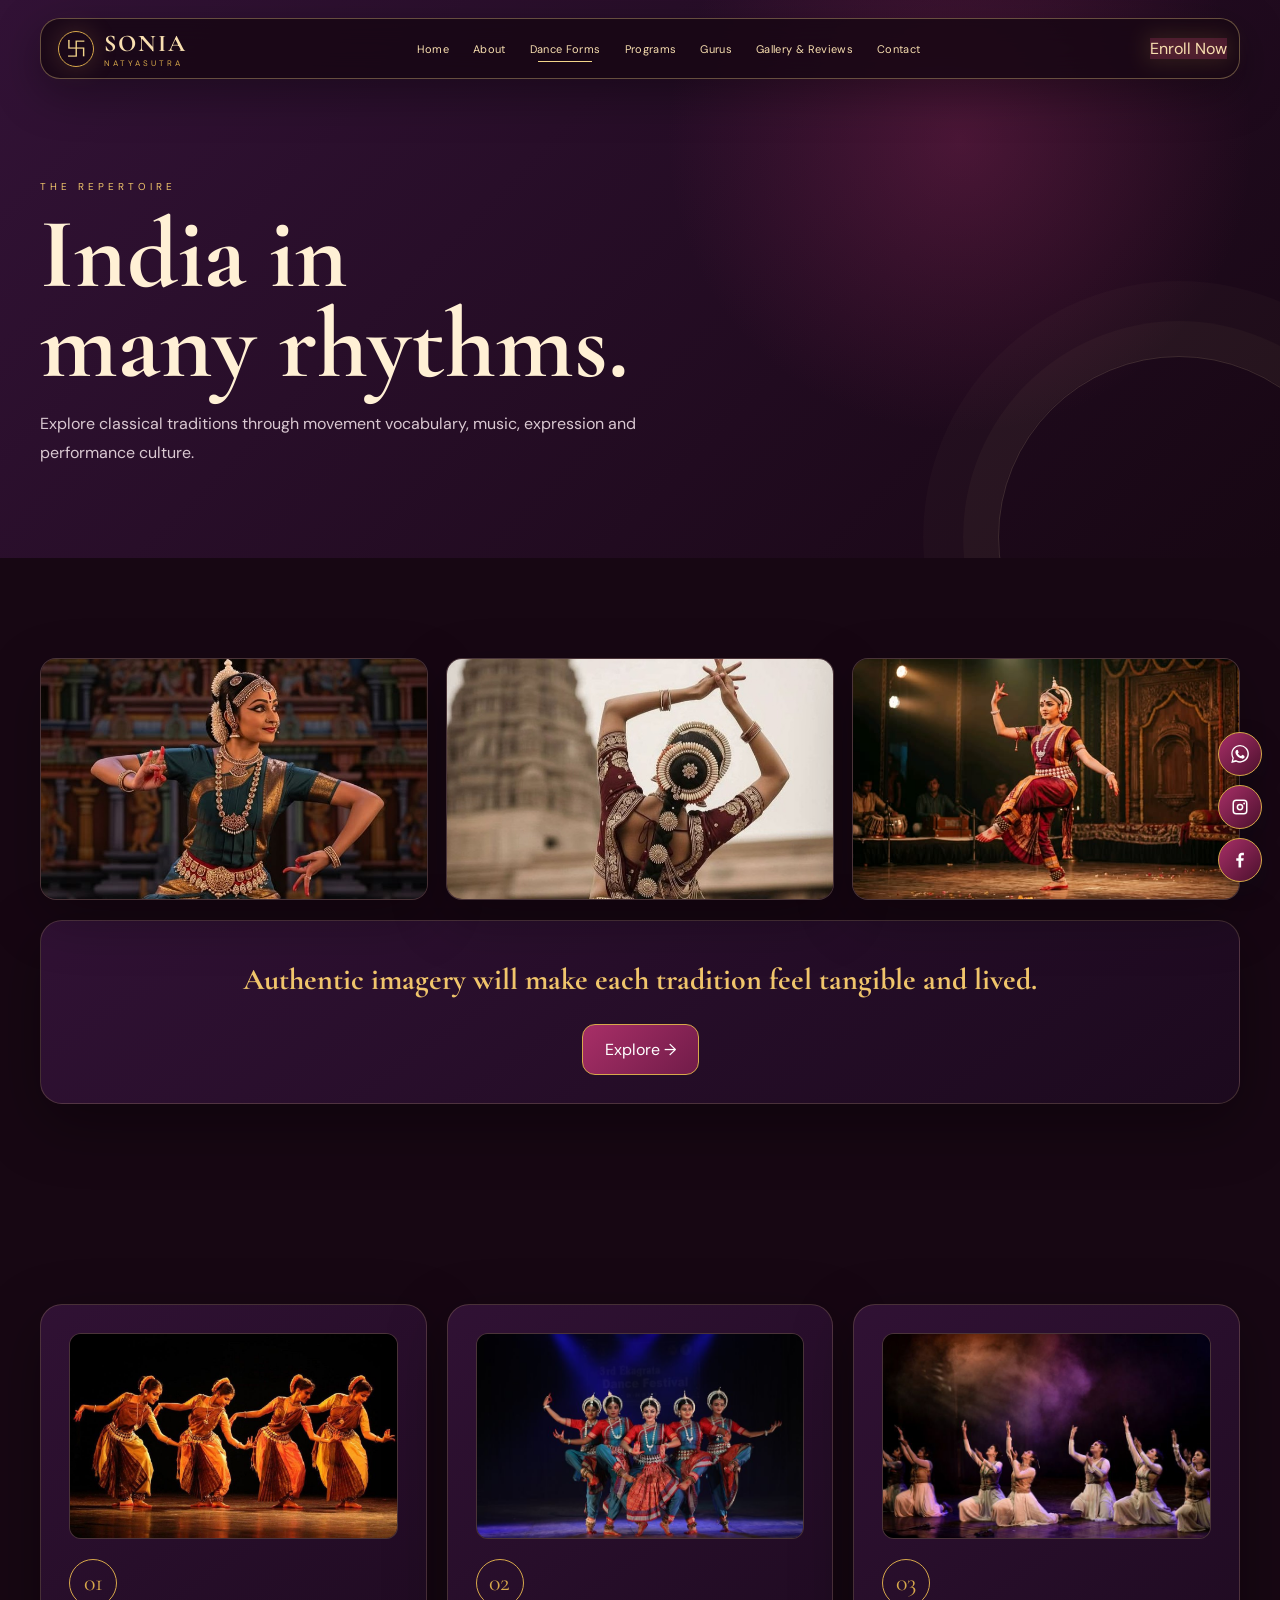
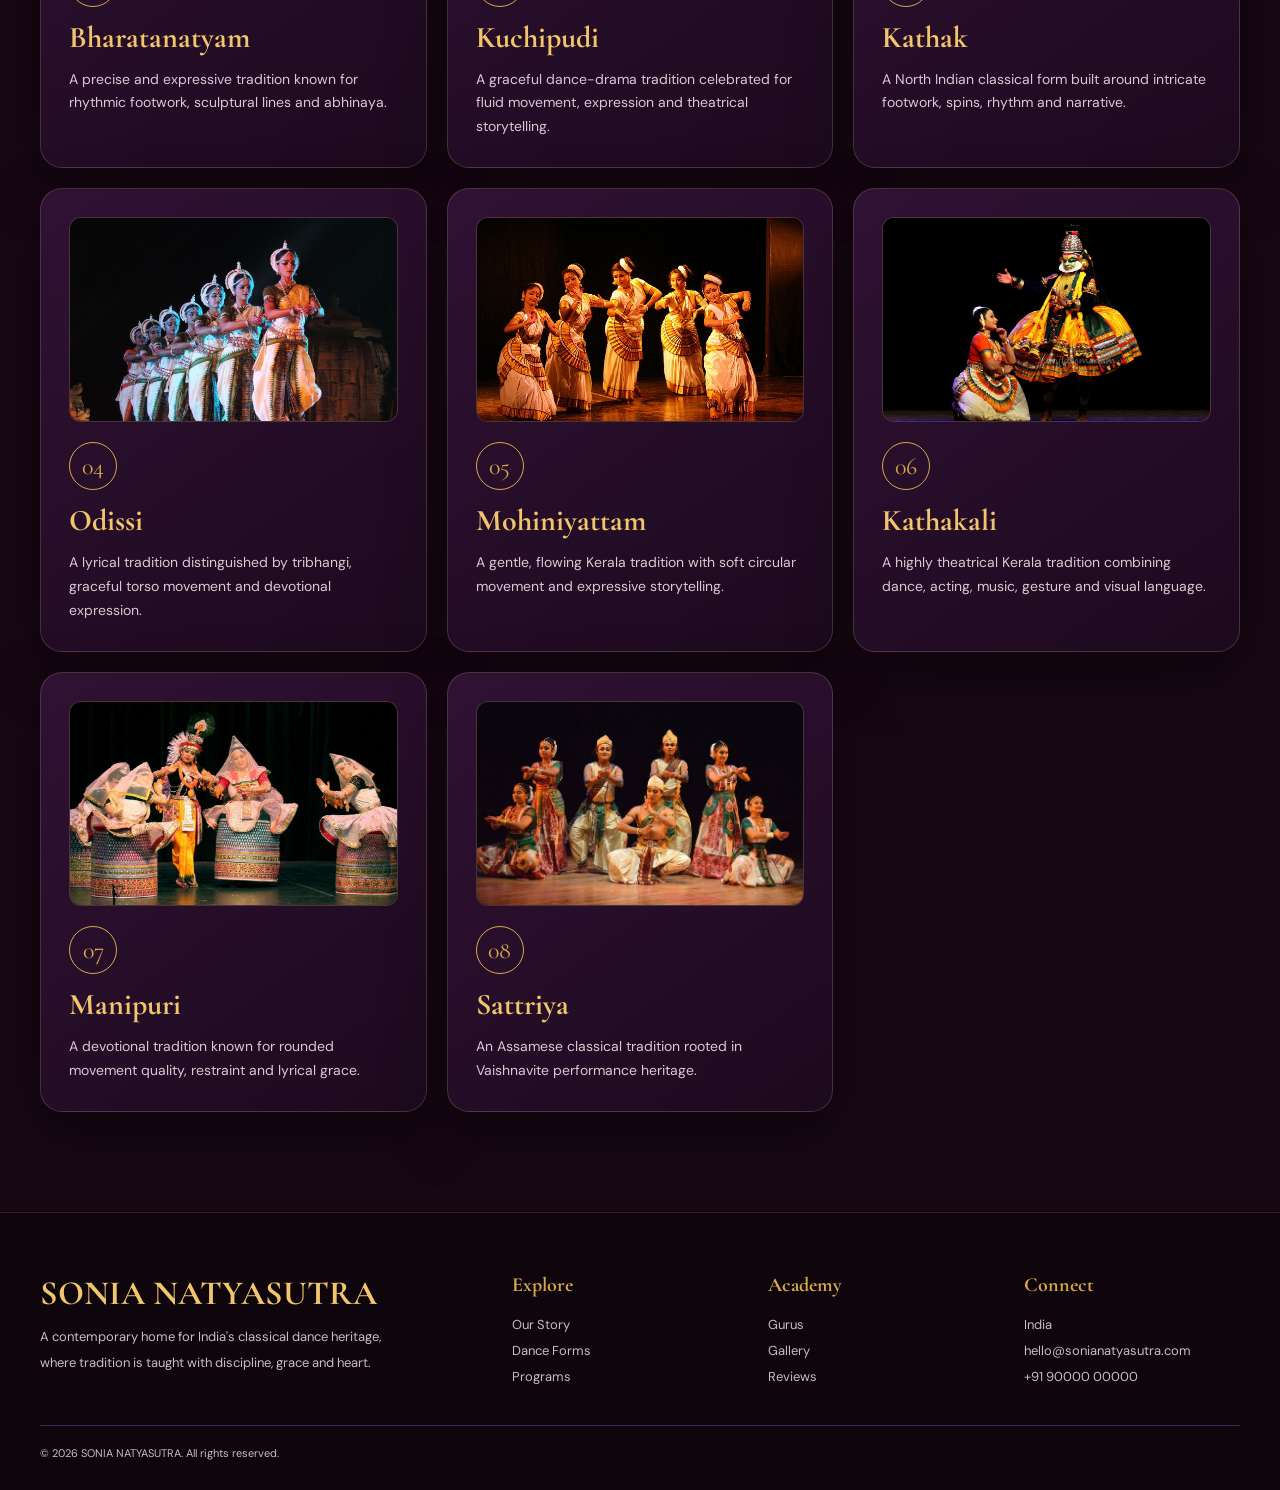
<file: dance-forms.html>
<!doctype html>
<html lang="en">

<head>
  <meta charset="utf-8">
  <meta name="viewport" content="width=device-width, initial-scale=1">

  <meta
    name="description"
    content="SONIA NATYASUTRA Indian traditional dance academy"
  >

  <title>Dance Forms | SONIA NATYASUTRA</title>

  <link rel="stylesheet" href="style.css">
</head>

<body>

  <!-- Navigation -->
  <nav class="site-nav">

    <a class="brand" href="index.html">
      <span class="brand-mark">卐</span>

      <span>
        <strong>SONIA</strong>
        <small>NATYASUTRA</small>
      </span>
    </a>

    <button class="menu-btn" aria-label="Menu">☰</button>

    <div class="nav-links">
      <a href="index.html">Home</a>
      <a href="about.html">About</a>
      <a href="dance-forms.html">Dance Forms</a>
      <a href="programs.html">Programs</a>
      <a href="gurus.html">Gurus</a>
      <a href="gallery-reviews.html">Gallery & Reviews</a>
      <a href="contact.html">Contact</a>
    </div>

    <a class="enrol" href="contact.html">Enroll Now</a>

  </nav>


  <!-- Page Hero -->
  <header class="page-hero">

    <div class="wrap reveal">

      <div class="eyebrow">The repertoire</div>

      <h1>
        India in<br>
        many rhythms.
      </h1>

      <p>
        Explore classical traditions through movement vocabulary,
        music, expression and performance culture.
      </p>

    </div>

  </header>


  <!-- Featured Images -->
  <section class="section">

    <div class="wrap">

      <div
        class="grid"
        style="grid-template-columns: repeat(3, 1fr); gap: 18px;"
      >

        <img
          class="image-placeholder reveal"
          src="assets/8.jpg"
          alt="Replace with your academy photograph"
        >

        <img
          class="image-placeholder reveal"
          src="assets/20.jpg"
          alt="Replace with your academy photograph"
        >

        <img
          class="image-placeholder reveal"
          src="assets/11.jpg"
          alt="Replace with your academy photograph"
        >

      </div>


      <div
        class="card reveal"
        style="margin-top: 20px; text-align: center;"
      >

        <h3>
          Authentic imagery will make each tradition feel tangible and lived.
        </h3>

        <a
          class="btn primary"
          style="margin-top: 14px;"
          href="programs.html"
        >
          Explore →
        </a>

      </div>

    </div>

  </section>


  <!-- Dance Forms -->
  <section class="section">

    <div class="wrap">

      <div class="grid grid-3">

        <!-- Bharatanatyam -->
        <article class="card reveal">

          <img
            class="normal-image"
            src="assets/3.jpg"
            alt="Replace with your academy photograph"
            style="height: 210px;"
          >

          <div class="icon">01</div>

          <h3>Bharatanatyam</h3>

          <p>
            A precise and expressive tradition known for rhythmic footwork,
            sculptural lines and abhinaya.
          </p>

        </article>


        <!-- Kuchipudi -->
        <article class="card reveal">

          <img
            class="normal-image"
            src="assets/5.jpg"
            alt="Replace with your academy photograph"
            style="height: 210px;"
          >

          <div class="icon">02</div>

          <h3>Kuchipudi</h3>

          <p>
            A graceful dance-drama tradition celebrated for fluid movement,
            expression and theatrical storytelling.
          </p>

        </article>


        <!-- Kathak -->
        <article class="card reveal">

          <img
            class="normal-image"
            src="assets/15.jpg"
            alt="Replace with your academy photograph"
            style="height: 210px;"
          >

          <div class="icon">03</div>

          <h3>Kathak</h3>

          <p>
            A North Indian classical form built around intricate footwork,
            spins, rhythm and narrative.
          </p>

        </article>


        <!-- Odissi -->
        <article class="card reveal">

          <img
            class="normal-image"
            src="assets/9.jpg"
            alt="Replace with your academy photograph"
            style="height: 210px;"
          >

          <div class="icon">04</div>

          <h3>Odissi</h3>

          <p>
            A lyrical tradition distinguished by tribhangi,
            graceful torso movement and devotional expression.
          </p>

        </article>


        <!-- Mohiniyattam -->
        <article class="card reveal">

          <img
            class="normal-image"
            src="assets/13.jpg"
            alt="Replace with your academy photograph"
            style="height: 210px;"
          >

          <div class="icon">05</div>

          <h3>Mohiniyattam</h3>

          <p>
            A gentle, flowing Kerala tradition with soft circular movement
            and expressive storytelling.
          </p>

        </article>


        <!-- Kathakali -->
        <article class="card reveal">

          <img
            class="normal-image"
            src="assets/10.jpg"
            alt="Replace with your academy photograph"
            style="height: 210px;"
          >

          <div class="icon">06</div>

          <h3>Kathakali</h3>

          <p>
            A highly theatrical Kerala tradition combining dance, acting,
            music, gesture and visual language.
          </p>

        </article>


        <!-- Manipuri -->
        <article class="card reveal">

          <img
            class="normal-image"
            src="assets/23.jpg"
            alt="Replace with your academy photograph"
            style="height: 210px;"
          >

          <div class="icon">07</div>

          <h3>Manipuri</h3>

          <p>
            A devotional tradition known for rounded movement quality,
            restraint and lyrical grace.
          </p>

        </article>


        <!-- Sattriya -->
        <article class="card reveal">

          <img
            class="normal-image"
            src="assets/24.jpg"
            alt="Replace with your academy photograph"
            style="height: 210px;"
          >

          <div class="icon">08</div>

          <h3>Sattriya</h3>

          <p>
            An Assamese classical tradition rooted in Vaishnavite
            performance heritage.
          </p>

        </article>

      </div>

    </div>

  </section>


  <!-- Social Dock -->
  <div class="social-dock" aria-label="Social links">

    <!-- WhatsApp -->
    <a
      class="icon-link"
      href="#"
      title="WhatsApp"
      aria-label="WhatsApp"
    >
      <svg viewBox="0 0 24 24">
        <path
          d="M20.5 3.5A11.8 11.8 0 0 0 12.1 0C5.6 0 .4 5.2.4 11.7c0 2.1.6 4.1 1.6 5.9L.3 24l6.6-1.7a11.7 11.7 0 0 0 5.2 1.2h.1c6.5 0 11.7-5.2 11.7-11.7 0-3.1-1.2-6.1-3.4-8.3ZM12.1 21.5h-.1a9.7 9.7 0 0 1-4.9-1.3l-.4-.2-3.9 1 1-3.8-.2-.4a9.7 9.7 0 0 1-1.5-5.2c0-5.4 4.4-9.8 9.9-9.8 2.6 0 5.1 1 7 2.9 1.9 1.9 2.9 4.4 2.9 7 0 5.4-4.4 9.8-9.8 9.8Zm5.4-7.3c-.3-.2-1.8-.9-2.1-1-.3-.1-.5-.2-.7.2-.2.3-.8 1-.9 1.2-.2.2-.3.2-.6.1-1.7-.8-2.8-1.4-3.9-3.2-.3-.5.3-.5.8-1.6.1-.2.1-.4 0-.6-.1-.2-.7-1.7-.9-2.3-.2-.6-.5-.5-.7-.5h-.6c-.2 0-.6.1-.9.4-.3.3-1.1 1.1-1.1 2.7s1.1 3.1 1.2 3.3c.1.2 2.1 3.2 5.1 4.5 1.9.8 2.6.9 3.6.8.6-.1 1.8-.7 2.1-1.4.3-.7.3-1.3.2-1.4-.1-.1-.3-.2-.6-.3Z"
        />
      </svg>
    </a>


    <!-- Instagram -->
    <a
      class="icon-link"
      href="#"
      title="Instagram"
      aria-label="Instagram"
    >
      <svg viewBox="0 0 24 24">
        <path
          d="M7 2h10a5 5 0 0 1 5 5v10a5 5 0 0 1-5 5H7a5 5 0 0 1-5-5V7a5 5 0 0 1 5-5Zm0 2a3 3 0 0 0-3 3v10a3 3 0 0 0 3 3h10a3 3 0 0 0 3-3V7a3 3 0 0 0-3-3H7Zm5 3.5A4.5 4.5 0 1 1 7.5 12 4.5 4.5 0 0 1 12 7.5Zm0 2A2.5 2.5 0 1 0 14.5 12 2.5 2.5 0 0 0 12 9.5ZM17.5 6a1.25 1.25 0 1 1-1.25 1.25A1.25 1.25 0 0 1 17.5 6Z"
        />
      </svg>
    </a>


    <!-- Facebook -->
    <a
      class="icon-link"
      href="#"
      title="Facebook"
      aria-label="Facebook"
    >
      <svg viewBox="0 0 24 24">
        <path
          d="M13.5 22v-9h3l.5-3.5h-3.5V7.2c0-1 .3-1.7 1.8-1.7h1.9V2.3c-.3 0-1.4-.1-2.7-.1-2.7 0-4.5 1.6-4.5 4.6v2.7H7v3.5h3v9h3.5Z"
        />
      </svg>
    </a>

  </div>


  <!-- Footer -->
  <footer>

    <div class="wrap footer-grid">

      <!-- Brand -->
      <div>

        <div class="footer-brand">
          SONIA NATYASUTRA
        </div>

        <p style="margin-top: 10px; max-width: 350px;">
          A contemporary home for India's classical dance heritage,
          where tradition is taught with discipline, grace and heart.
        </p>

      </div>


      <!-- Explore -->
      <div>

        <h4>Explore</h4>

        <a href="about.html">Our Story</a>
        <a href="dance-forms.html">Dance Forms</a>
        <a href="programs.html">Programs</a>

      </div>


      <!-- Academy -->
      <div>

        <h4>Academy</h4>

        <a href="gurus.html">Gurus</a>
        <a href="gallery-reviews.html">Gallery</a>
        <a href="gallery-reviews.html#reviews">Reviews</a>

      </div>


      <!-- Connect -->
      <div>

        <h4>Connect</h4>

        <p>India</p>
        <p>hello@sonianatyasutra.com</p>
        <p>+91 90000 00000</p>

      </div>

    </div>


    <!-- Copyright -->
    <div
      class="wrap"
      style="
        margin-top: 35px;
        border-top: 1px solid #30345a;
        padding-top: 20px;
        font-size: 11px;
      "
    >
      © <span data-year></span> SONIA NATYASUTRA. All rights reserved.
    </div>

  </footer>


  <!-- JavaScript -->
  <script src="script.js"></script>

</body>

</html>
</file>
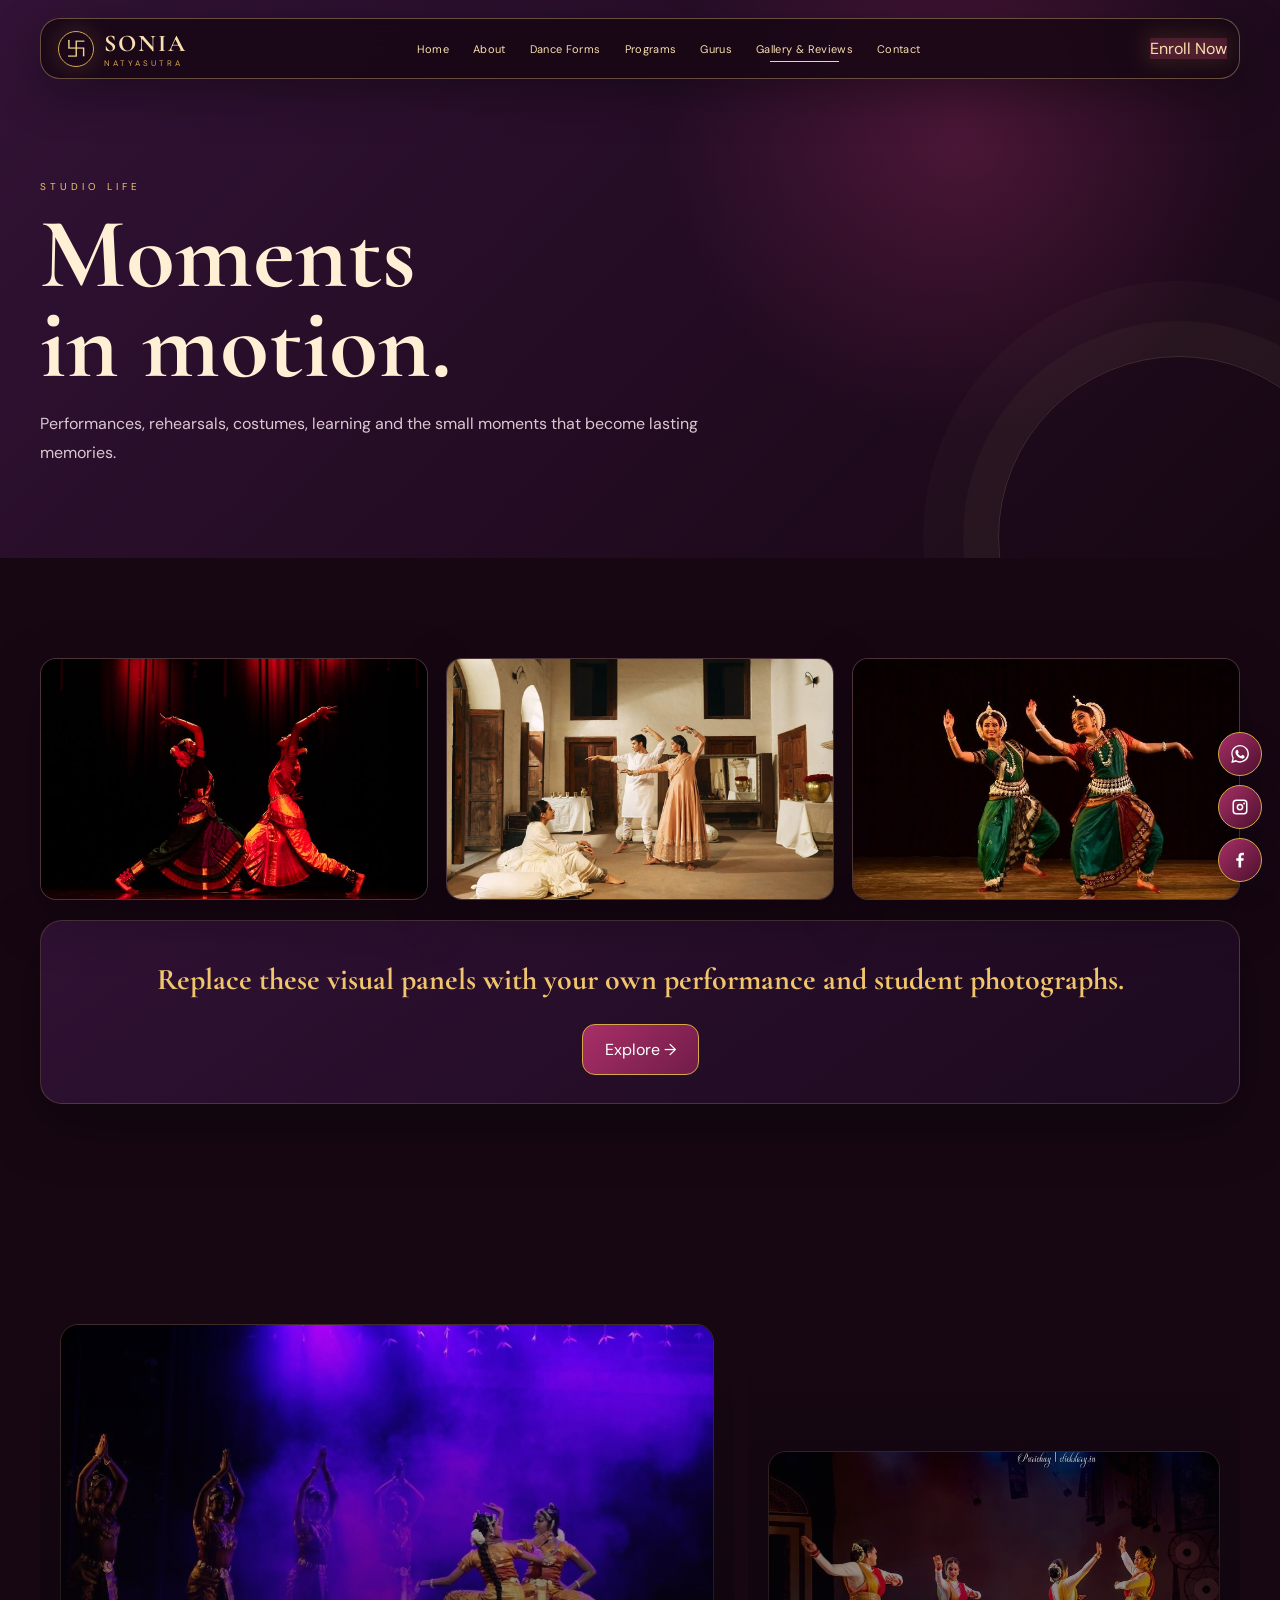
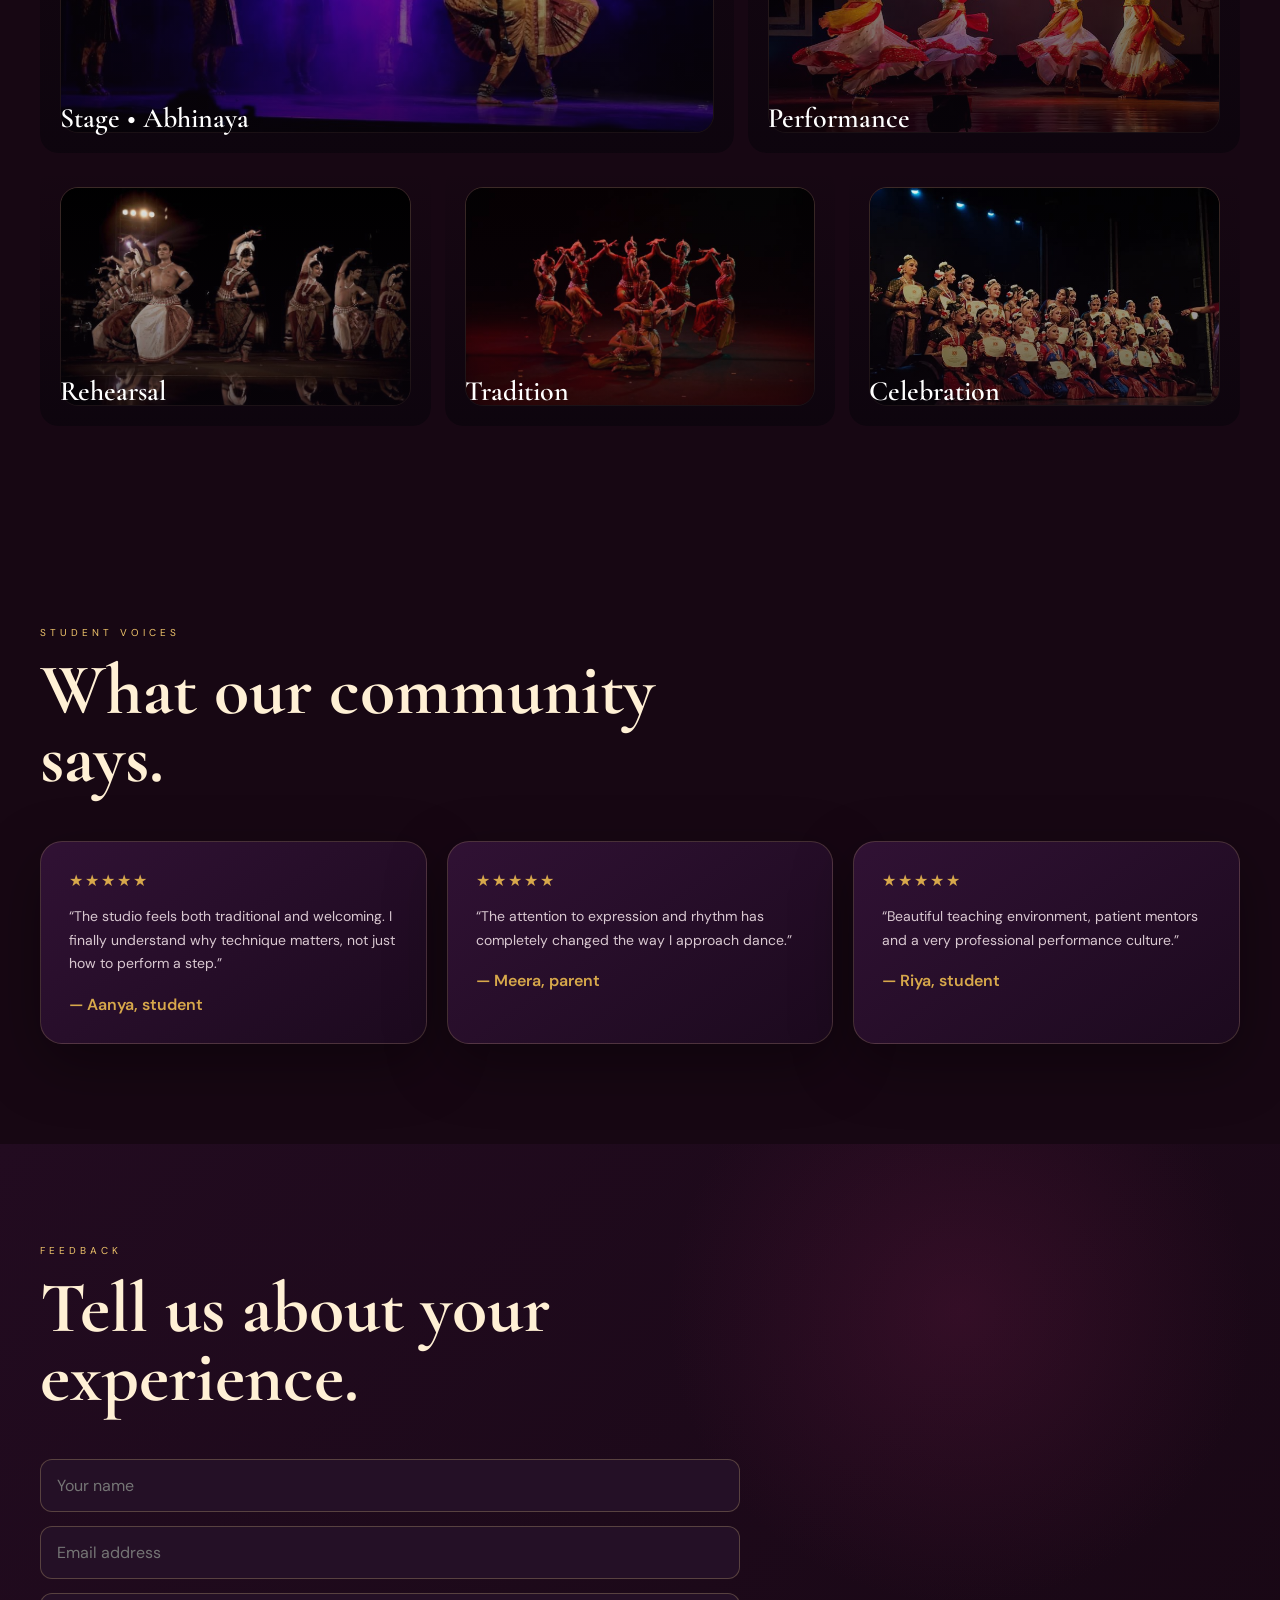
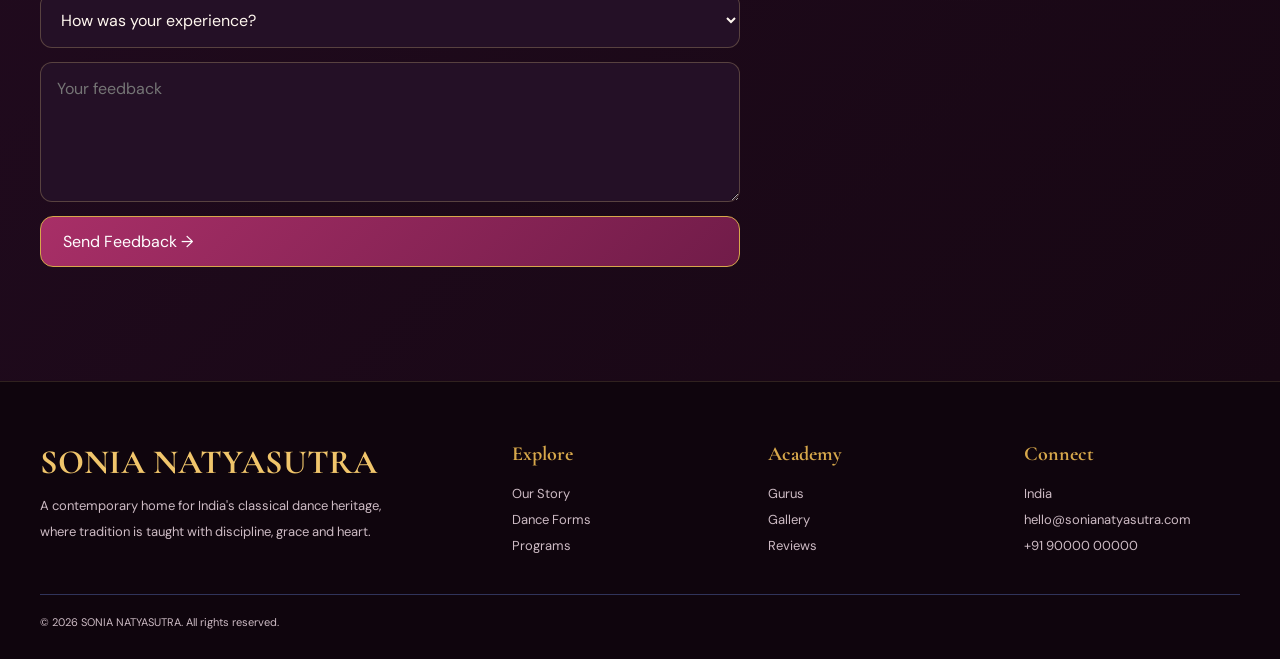
<file: gallery-reviews.html>
<!doctype html>
<html lang="en">

<head>
  <meta charset="utf-8">
  <meta name="viewport" content="width=device-width, initial-scale=1">

  <meta
    name="description"
    content="SONIA NATYASUTRA Indian traditional dance academy"
  >

  <title>Gallery & Reviews | SONIA NATYASUTRA</title>

  <link rel="stylesheet" href="style.css">
</head>

<body>

  <!-- Navigation -->
  <nav class="site-nav">

    <a class="brand" href="index.html">
      <span class="brand-mark">卐</span>

      <span>
        <strong>SONIA</strong>
        <small>NATYASUTRA</small>
      </span>
    </a>

    <button class="menu-btn" aria-label="Menu">☰</button>

    <div class="nav-links">
      <a href="index.html">Home</a>
      <a href="about.html">About</a>
      <a href="dance-forms.html">Dance Forms</a>
      <a href="programs.html">Programs</a>
      <a href="gurus.html">Gurus</a>
      <a href="gallery-reviews.html">Gallery & Reviews</a>
      <a href="contact.html">Contact</a>
    </div>

    <a class="enrol" href="contact.html">Enroll Now</a>

  </nav>


  <!-- Page Hero -->
  <header class="page-hero">

    <div class="wrap reveal">

      <div class="eyebrow">Studio life</div>

      <h1>
        Moments<br>
        in motion.
      </h1>

      <p>
        Performances, rehearsals, costumes, learning and the small moments
        that become lasting memories.
      </p>

    </div>

  </header>


  <!-- Featured Gallery -->
  <section class="section">

    <div class="wrap">

      <div
        class="grid"
        style="grid-template-columns: repeat(3, 1fr); gap: 18px;"
      >

        <img
          class="image-placeholder reveal"
          src="assets/35.jpg"
          alt="Replace with your academy photograph"
        >

        <img
          class="image-placeholder reveal"
          src="assets/41.jpg"
          alt="Replace with your academy photograph"
        >

        <img
          class="image-placeholder reveal"
          src="assets/37.jpg"
          alt="Replace with your academy photograph"
        >

      </div>


      <div
        class="card reveal"
        style="margin-top: 20px; text-align: center;"
      >

        <h3>
          Replace these visual panels with your own performance and
          student photographs.
        </h3>

        <a
          class="btn primary"
          style="margin-top: 14px;"
          href="contact.html"
        >
          Explore →
        </a>

      </div>

    </div>

  </section>


  <!-- Gallery -->
  <section class="section">

    <div class="wrap">

      <div class="gallery">

        <!-- Stage -->
        <div class="tile reveal">

          <img
            src="assets/34.jpg"
            alt="Replace with your academy photograph"
          >

          <span>Stage • Abhinaya</span>

        </div>


        <!-- Performance -->
        <div class="tile reveal">

          <img
            src="assets/31.jpg"
            alt="Replace with your academy photograph"
          >

          <span>Performance</span>

        </div>


        <!-- Rehearsal -->
        <div class="tile reveal">

          <img
            src="assets/33.jpg"
            alt="Replace with your academy photograph"
          >

          <span>Rehearsal</span>

        </div>


        <!-- Tradition -->
        <div class="tile reveal">

          <img
            src="assets/32.jpg"
            alt="Replace with your academy photograph"
          >

          <span>Tradition</span>

        </div>


        <!-- Celebration -->
        <div class="tile reveal">

          <img
            src="assets/36.jpg"
            alt="Replace with your academy photograph"
          >

          <span>Celebration</span>

        </div>

      </div>

    </div>

  </section>


  <!-- Reviews -->
  <section class="section" id="reviews">

    <div class="wrap">

      <div class="section-head reveal">

        <div class="eyebrow">Student voices</div>

        <h2>What our community says.</h2>

      </div>


      <div class="grid grid-3">

        <!-- Review 1 -->
        <article class="card review reveal">

          <div class="stars">★★★★★</div>

          <p style="margin-top: 14px;">
            “The studio feels both traditional and welcoming. I finally
            understand why technique matters, not just how to perform a step.”
          </p>

          <cite>— Aanya, student</cite>

        </article>


        <!-- Review 2 -->
        <article class="card review reveal">

          <div class="stars">★★★★★</div>

          <p style="margin-top: 14px;">
            “The attention to expression and rhythm has completely changed
            the way I approach dance.”
          </p>

          <cite>— Meera, parent</cite>

        </article>


        <!-- Review 3 -->
        <article class="card review reveal">

          <div class="stars">★★★★★</div>

          <p style="margin-top: 14px;">
            “Beautiful teaching environment, patient mentors and a very
            professional performance culture.”
          </p>

          <cite>— Riya, student</cite>

        </article>

      </div>

    </div>

  </section>


  <!-- Feedback -->
  <section class="section dark">

    <div class="wrap">

      <div class="section-head reveal">

        <div class="eyebrow">Feedback</div>

        <h2>Tell us about your experience.</h2>

      </div>


      <form
        class="form reveal"
        style="max-width: 700px;"
      >

        <input
          placeholder="Your name"
          required
        >

        <input
          type="email"
          placeholder="Email address"
          required
        >

        <select>

          <option>
            How was your experience?
          </option>

          <option>
            Excellent
          </option>

          <option>
            Good
          </option>

          <option>
            Needs improvement
          </option>

        </select>

        <textarea
          placeholder="Your feedback"
        ></textarea>

        <button
          class="btn primary"
          type="submit"
        >
          Send Feedback →
        </button>

        <p class="form-msg"></p>

      </form>

    </div>

  </section>


  <!-- Social Dock -->
  <div
    class="social-dock"
    aria-label="Social links"
  >

    <!-- WhatsApp -->
    <a
      class="icon-link"
      href="#"
      title="WhatsApp"
      aria-label="WhatsApp"
    >

      <svg viewBox="0 0 24 24">

        <path
          d="M20.5 3.5A11.8 11.8 0 0 0 12.1 0C5.6 0 .4 5.2.4 11.7c0 2.1.6 4.1 1.6 5.9L.3 24l6.6-1.7a11.7 11.7 0 0 0 5.2 1.2h.1c6.5 0 11.7-5.2 11.7-11.7 0-3.1-1.2-6.1-3.4-8.3ZM12.1 21.5h-.1a9.7 9.7 0 0 1-4.9-1.3l-.4-.2-3.9 1 1-3.8-.2-.4a9.7 9.7 0 0 1-1.5-5.2c0-5.4 4.4-9.8 9.9-9.8 2.6 0 5.1 1 7 2.9 1.9 1.9 2.9 4.4 2.9 7 0 5.4-4.4 9.8-9.8 9.8Zm5.4-7.3c-.3-.2-1.8-.9-2.1-1-.3-.1-.5-.2-.7.2-.2.3-.8 1-.9 1.2-.2.2-.3.2-.6.1-1.7-.8-2.8-1.4-3.9-3.2-.3-.5.3-.5.8-1.6.1-.2.1-.4 0-.6-.1-.2-.7-1.7-.9-2.3-.2-.6-.5-.5-.7-.5h-.6c-.2 0-.6.1-.9.4-.3.3-1.1 1.1-1.1 2.7s1.1 3.1 1.2 3.3c.1.2 2.1 3.2 5.1 4.5 1.9.8 2.6.9 3.6.8.6-.1 1.8-.7 2.1-1.4.3-.7.3-1.3.2-1.4-.1-.1-.3-.2-.6-.3Z"
        />

      </svg>

    </a>


    <!-- Instagram -->
    <a
      class="icon-link"
      href="#"
      title="Instagram"
      aria-label="Instagram"
    >

      <svg viewBox="0 0 24 24">

        <path
          d="M7 2h10a5 5 0 0 1 5 5v10a5 5 0 0 1-5 5H7a5 5 0 0 1-5-5V7a5 5 0 0 1 5-5Zm0 2a3 3 0 0 0-3 3v10a3 3 0 0 0 3 3h10a3 3 0 0 0 3-3V7a3 3 0 0 0-3-3H7Zm5 3.5A4.5 4.5 0 1 1 7.5 12 4.5 4.5 0 0 1 12 7.5Zm0 2A2.5 2.5 0 1 0 14.5 12 2.5 2.5 0 0 0 12 9.5ZM17.5 6a1.25 1.25 0 1 1-1.25 1.25A1.25 1.25 0 0 1 17.5 6Z"
        />

      </svg>

    </a>


    <!-- Facebook -->
    <a
      class="icon-link"
      href="#"
      title="Facebook"
      aria-label="Facebook"
    >

      <svg viewBox="0 0 24 24">

        <path
          d="M13.5 22v-9h3l.5-3.5h-3.5V7.2c0-1 .3-1.7 1.8-1.7h1.9V2.3c-.3 0-1.4-.1-2.7-.1-2.7 0-4.5 1.6-4.5 4.6v2.7H7v3.5h3v9h3.5Z"
        />

      </svg>

    </a>

  </div>


  <!-- Footer -->
  <footer>

    <div class="wrap footer-grid">

      <!-- Brand -->
      <div>

        <div class="footer-brand">
          SONIA NATYASUTRA
        </div>

        <p style="margin-top: 10px; max-width: 350px;">
          A contemporary home for India's classical dance heritage,
          where tradition is taught with discipline, grace and heart.
        </p>

      </div>


      <!-- Explore -->
      <div>

        <h4>Explore</h4>

        <a href="about.html">Our Story</a>
        <a href="dance-forms.html">Dance Forms</a>
        <a href="programs.html">Programs</a>

      </div>


      <!-- Academy -->
      <div>

        <h4>Academy</h4>

        <a href="gurus.html">Gurus</a>
        <a href="gallery-reviews.html">Gallery</a>
        <a href="gallery-reviews.html#reviews">Reviews</a>

      </div>


      <!-- Connect -->
      <div>

        <h4>Connect</h4>

        <p>India</p>
        <p>hello@sonianatyasutra.com</p>
        <p>+91 90000 00000</p>

      </div>

    </div>


    <!-- Copyright -->
    <div
      class="wrap"
      style="
        margin-top: 35px;
        border-top: 1px solid #30345a;
        padding-top: 20px;
        font-size: 11px;
      "
    >
      © <span data-year></span> SONIA NATYASUTRA. All rights reserved.
    </div>

  </footer>


  <!-- JavaScript -->
  <script src="script.js"></script>

</body>

</html>
</file>
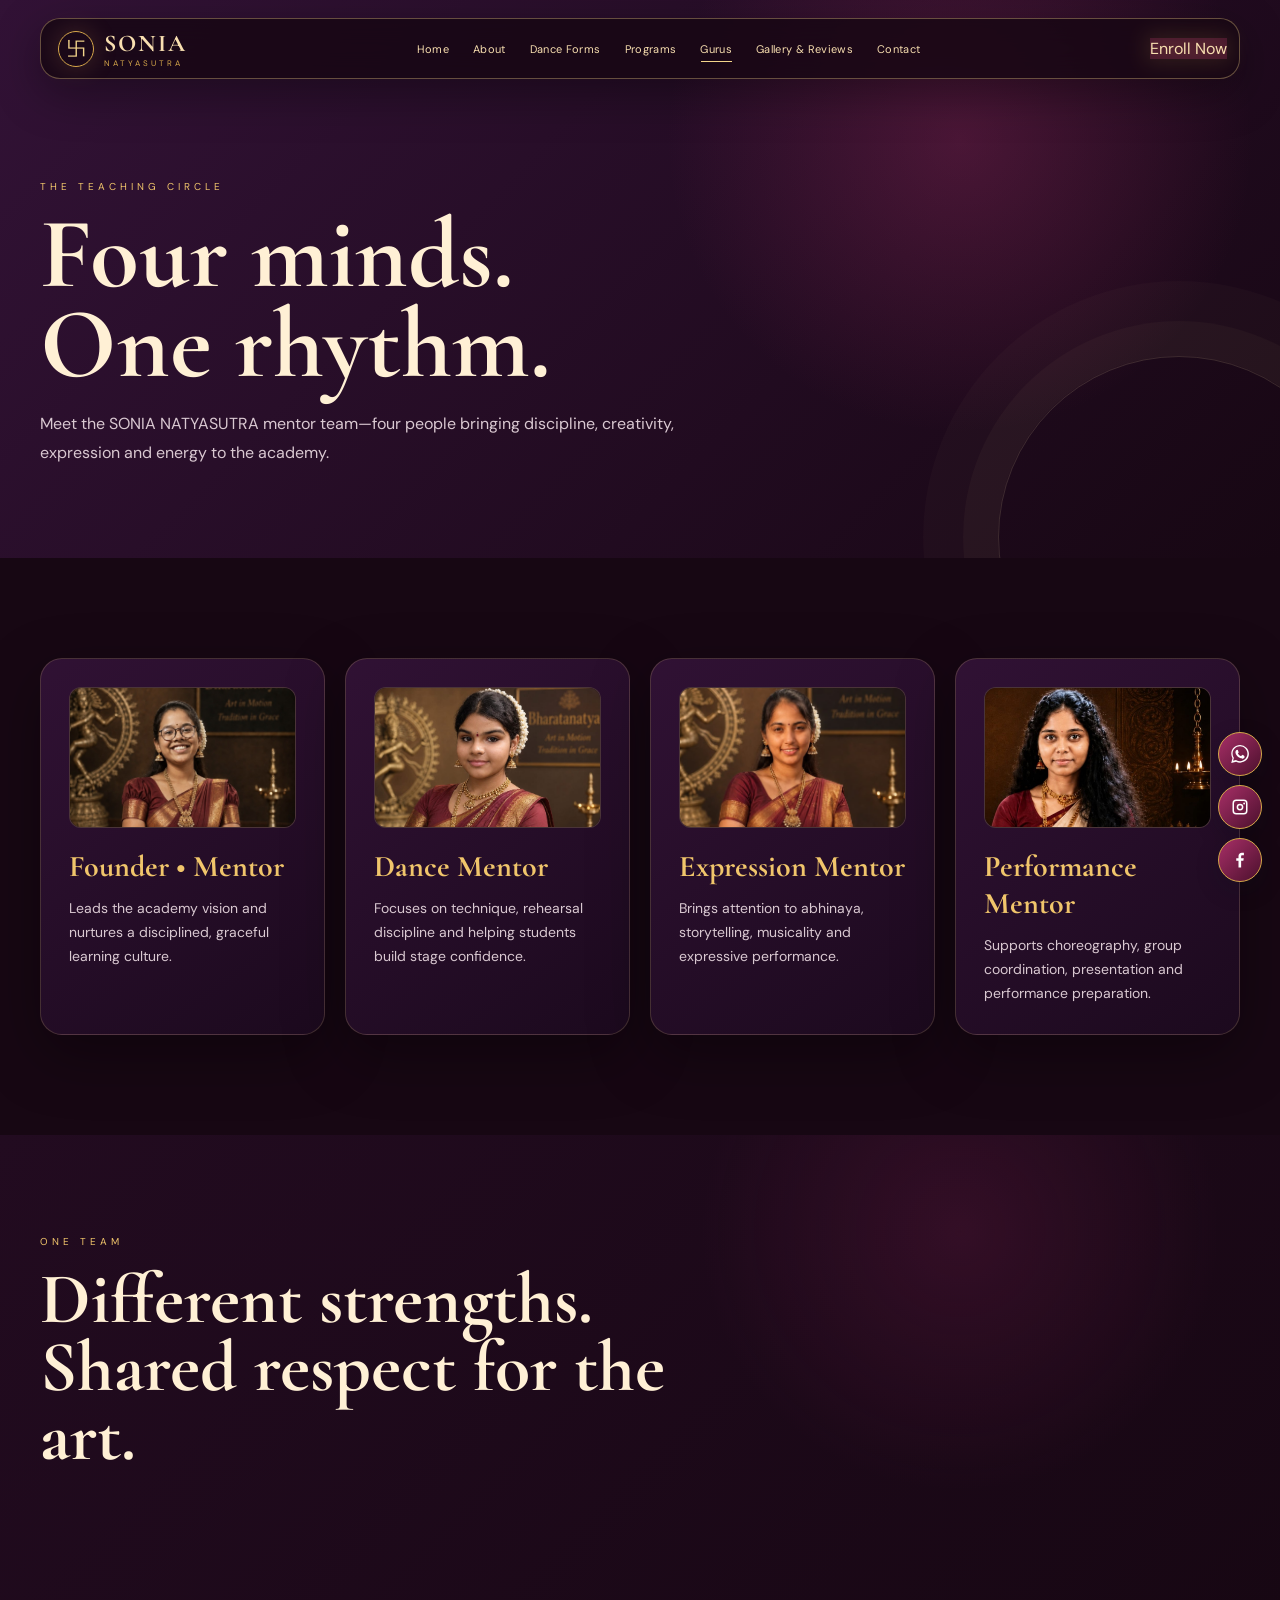
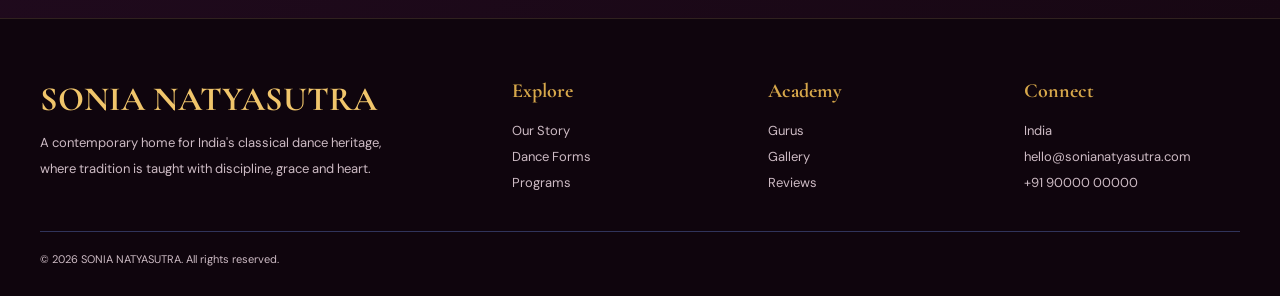
<file: gurus.html>
<!doctype html>
<html lang="en">

<head>
  <meta charset="utf-8">
  <meta
    name="viewport"
    content="width=device-width, initial-scale=1"
  >

  <meta
    name="description"
    content="SONIA NATYASUTRA Indian traditional dance academy"
  >

  <title>Gurus | SONIA NATYASUTRA</title>

  <link rel="stylesheet" href="style.css">
</head>

<body>

  <!-- Navigation -->
  <nav class="site-nav">

    <a class="brand" href="index.html">
      <span class="brand-mark">卐</span>

      <span>
        <strong>SONIA</strong>
        <small>NATYASUTRA</small>
      </span>
    </a>

    <button class="menu-btn" aria-label="Menu">
      ☰
    </button>

    <div class="nav-links">
      <a href="index.html">Home</a>
      <a href="about.html">About</a>
      <a href="dance-forms.html">Dance Forms</a>
      <a href="programs.html">Programs</a>
      <a href="gurus.html">Gurus</a>
      <a href="gallery-reviews.html">Gallery & Reviews</a>
      <a href="contact.html">Contact</a>
    </div>

    <a class="enrol" href="contact.html">
      Enroll Now
    </a>

  </nav>


  <!-- Page Hero -->
  <header class="page-hero">

    <div class="wrap reveal">

      <div class="eyebrow">
        The teaching circle
      </div>

      <h1>
        Four minds.<br>
        One rhythm.
      </h1>

      <p>
        Meet the SONIA NATYASUTRA mentor team—four people bringing
        discipline, creativity, expression and energy to the academy.
      </p>

    </div>

  </header>


  <!-- Gurus / Mentor Team -->
  <section class="section">

    <div class="wrap">

      <div class="grid grid-4">

        <!-- Founder / Mentor -->
        <article class="card reveal">

          <img
            class="image-placeholder reveal"
            style="min-height: 260px;"
            src="assets/sony.jpeg"
            alt="Replace with your academy photograph"
          >

          <h3>
            Founder • Mentor
          </h3>

          <p>
            Leads the academy vision and nurtures a disciplined,
            graceful learning culture.
          </p>

        </article>


        <!-- Dance Mentor -->
        <article class="card reveal">

          <img
            class="image-placeholder reveal"
            style="min-height: 260px;"
            src="assets/tharu-1.jpeg"
            alt="Replace with your academy photograph"
          >

          <h3>
            Dance Mentor
          </h3>

          <p>
            Focuses on technique, rehearsal discipline and helping
            students build stage confidence.
          </p>

        </article>


        <!-- Expression Mentor -->
        <article class="card reveal">

          <img
            class="image-placeholder reveal"
            style="min-height: 260px;"
            src="assets/teju.jpeg"
            alt="Replace with your academy photograph"
          >

          <h3>
            Expression Mentor
          </h3>

          <p>
            Brings attention to abhinaya, storytelling, musicality
            and expressive performance.
          </p>

        </article>


        <!-- Performance Mentor -->
        <article class="card reveal">

          <img
            class="image-placeholder reveal"
            style="min-height: 260px;"
            src="assets/harshini.jpeg"
            alt="Replace with your academy photograph"
          >

          <h3>
            Performance Mentor
          </h3>

          <p>
            Supports choreography, group coordination, presentation
            and performance preparation.
          </p>

        </article>

      </div>

    </div>

  </section>


  <!-- Team Section -->
  <section class="section dark">

    <div class="wrap">

      <div class="section-head reveal">

        <div class="eyebrow">
          One team
        </div>

        <h2>
          Different strengths. Shared respect for the art.
        </h2>

      </div>

    </div>

  </section>


  <!-- Social Dock -->
  <div
    class="social-dock"
    aria-label="Social links"
  >

    <!-- WhatsApp -->
    <a
      class="icon-link"
      href="#"
      title="WhatsApp"
      aria-label="WhatsApp"
    >

      <svg viewBox="0 0 24 24">

        <path
          d="M20.5 3.5A11.8 11.8 0 0 0 12.1 0C5.6 0 .4 5.2.4 11.7c0 2.1.6 4.1 1.6 5.9L.3 24l6.6-1.7a11.7 11.7 0 0 0 5.2 1.2h.1c6.5 0 11.7-5.2 11.7-11.7 0-3.1-1.2-6.1-3.4-8.3ZM12.1 21.5h-.1a9.7 9.7 0 0 1-4.9-1.3l-.4-.2-3.9 1 1-3.8-.2-.4a9.7 9.7 0 0 1-1.5-5.2c0-5.4 4.4-9.8 9.9-9.8 2.6 0 5.1 1 7 2.9 1.9 1.9 2.9 4.4 2.9 7 0 5.4-4.4 9.8-9.8 9.8Zm5.4-7.3c-.3-.2-1.8-.9-2.1-1-.3-.1-.5-.2-.7.2-.2.3-.8 1-.9 1.2-.2.2-.3.2-.6.1-1.7-.8-2.8-1.4-3.9-3.2-.3-.5.3-.5.8-1.6.1-.2.1-.4 0-.6-.1-.2-.7-1.7-.9-2.3-.2-.6-.5-.5-.7-.5h-.6c-.2 0-.6.1-.9.4-.3.3-1.1 1.1-1.1 2.7s1.1 3.1 1.2 3.3c.1.2 2.1 3.2 5.1 4.5 1.9.8 2.6.9 3.6.8.6-.1 1.8-.7 2.1-1.4.3-.7.3-1.3.2-1.4-.1-.1-.3-.2-.6-.3Z"
        />

      </svg>

    </a>


    <!-- Instagram -->
    <a
      class="icon-link"
      href="#"
      title="Instagram"
      aria-label="Instagram"
    >

      <svg viewBox="0 0 24 24">

        <path
          d="M7 2h10a5 5 0 0 1 5 5v10a5 5 0 0 1-5 5H7a5 5 0 0 1-5-5V7a5 5 0 0 1 5-5Zm0 2a3 3 0 0 0-3 3v10a3 3 0 0 0 3 3h10a3 3 0 0 0 3-3V7a3 3 0 0 0-3-3H7Zm5 3.5A4.5 4.5 0 1 1 7.5 12 4.5 4.5 0 0 1 12 7.5Zm0 2A2.5 2.5 0 1 0 14.5 12 2.5 2.5 0 0 0 12 9.5ZM17.5 6a1.25 1.25 0 1 1-1.25 1.25A1.25 1.25 0 0 1 17.5 6Z"
        />

      </svg>

    </a>


    <!-- Facebook -->
    <a
      class="icon-link"
      href="#"
      title="Facebook"
      aria-label="Facebook"
    >

      <svg viewBox="0 0 24 24">

        <path
          d="M13.5 22v-9h3l.5-3.5h-3.5V7.2c0-1 .3-1.7 1.8-1.7h1.9V2.3c-.3 0-1.4-.1-2.7-.1-2.7 0-4.5 1.6-4.5 4.6v2.7H7v3.5h3v9h3.5Z"
        />

      </svg>

    </a>

  </div>


  <!-- Footer -->
  <footer>

    <div class="wrap footer-grid">

      <!-- Brand -->
      <div>

        <div class="footer-brand">
          SONIA NATYASUTRA
        </div>

        <p style="margin-top: 10px; max-width: 350px;">
          A contemporary home for India's classical dance heritage,
          where tradition is taught with discipline, grace and heart.
        </p>

      </div>


      <!-- Explore -->
      <div>

        <h4>Explore</h4>

        <a href="about.html">Our Story</a>
        <a href="dance-forms.html">Dance Forms</a>
        <a href="programs.html">Programs</a>

      </div>


      <!-- Academy -->
      <div>

        <h4>Academy</h4>

        <a href="gurus.html">Gurus</a>
        <a href="gallery-reviews.html">Gallery</a>
        <a href="gallery-reviews.html#reviews">Reviews</a>

      </div>


      <!-- Connect -->
      <div>

        <h4>Connect</h4>

        <p>India</p>
        <p>hello@sonianatyasutra.com</p>
        <p>+91 90000 00000</p>

      </div>

    </div>


    <!-- Copyright -->
    <div
      class="wrap"
      style="
        margin-top: 35px;
        border-top: 1px solid #30345a;
        padding-top: 20px;
        font-size: 11px;
      "
    >
      © <span data-year></span> SONIA NATYASUTRA. All rights reserved.
    </div>

  </footer>


  <!-- JavaScript -->
  <script src="script.js"></script>

</body>

</html>
</file>
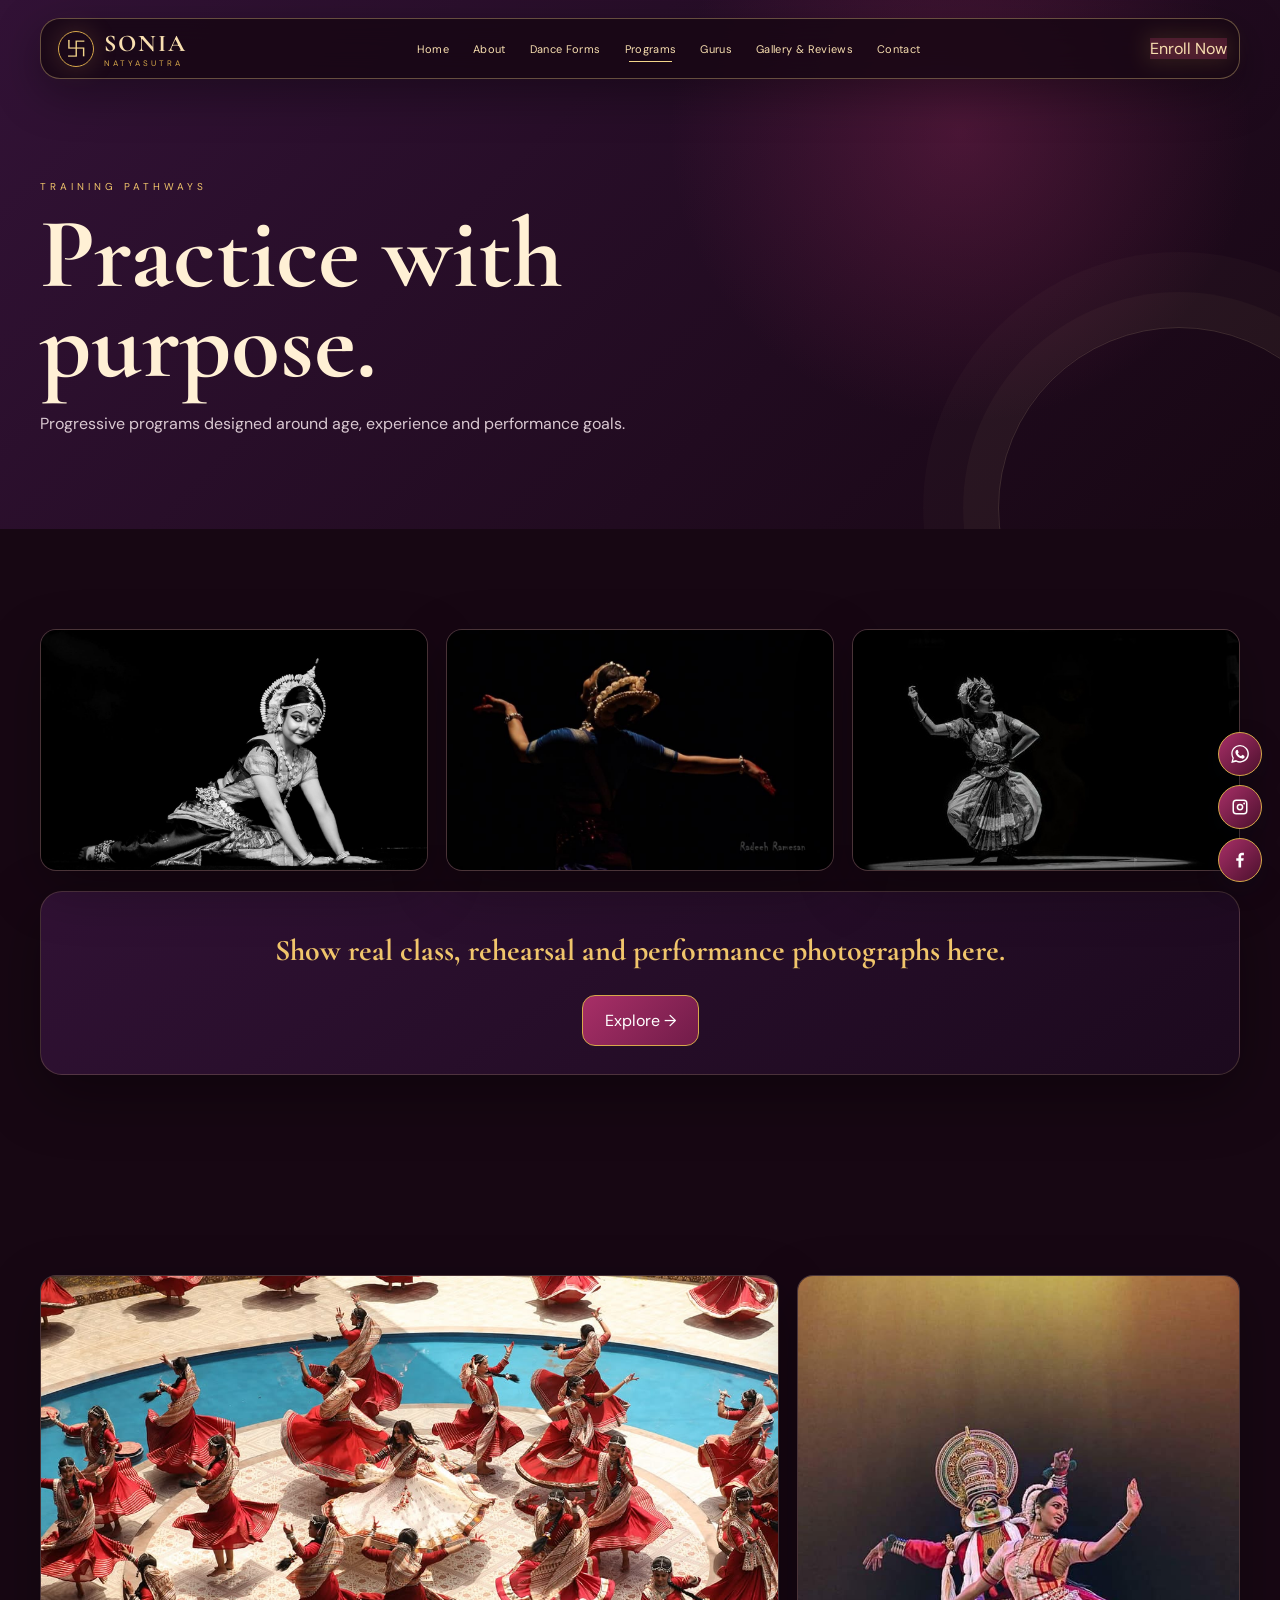
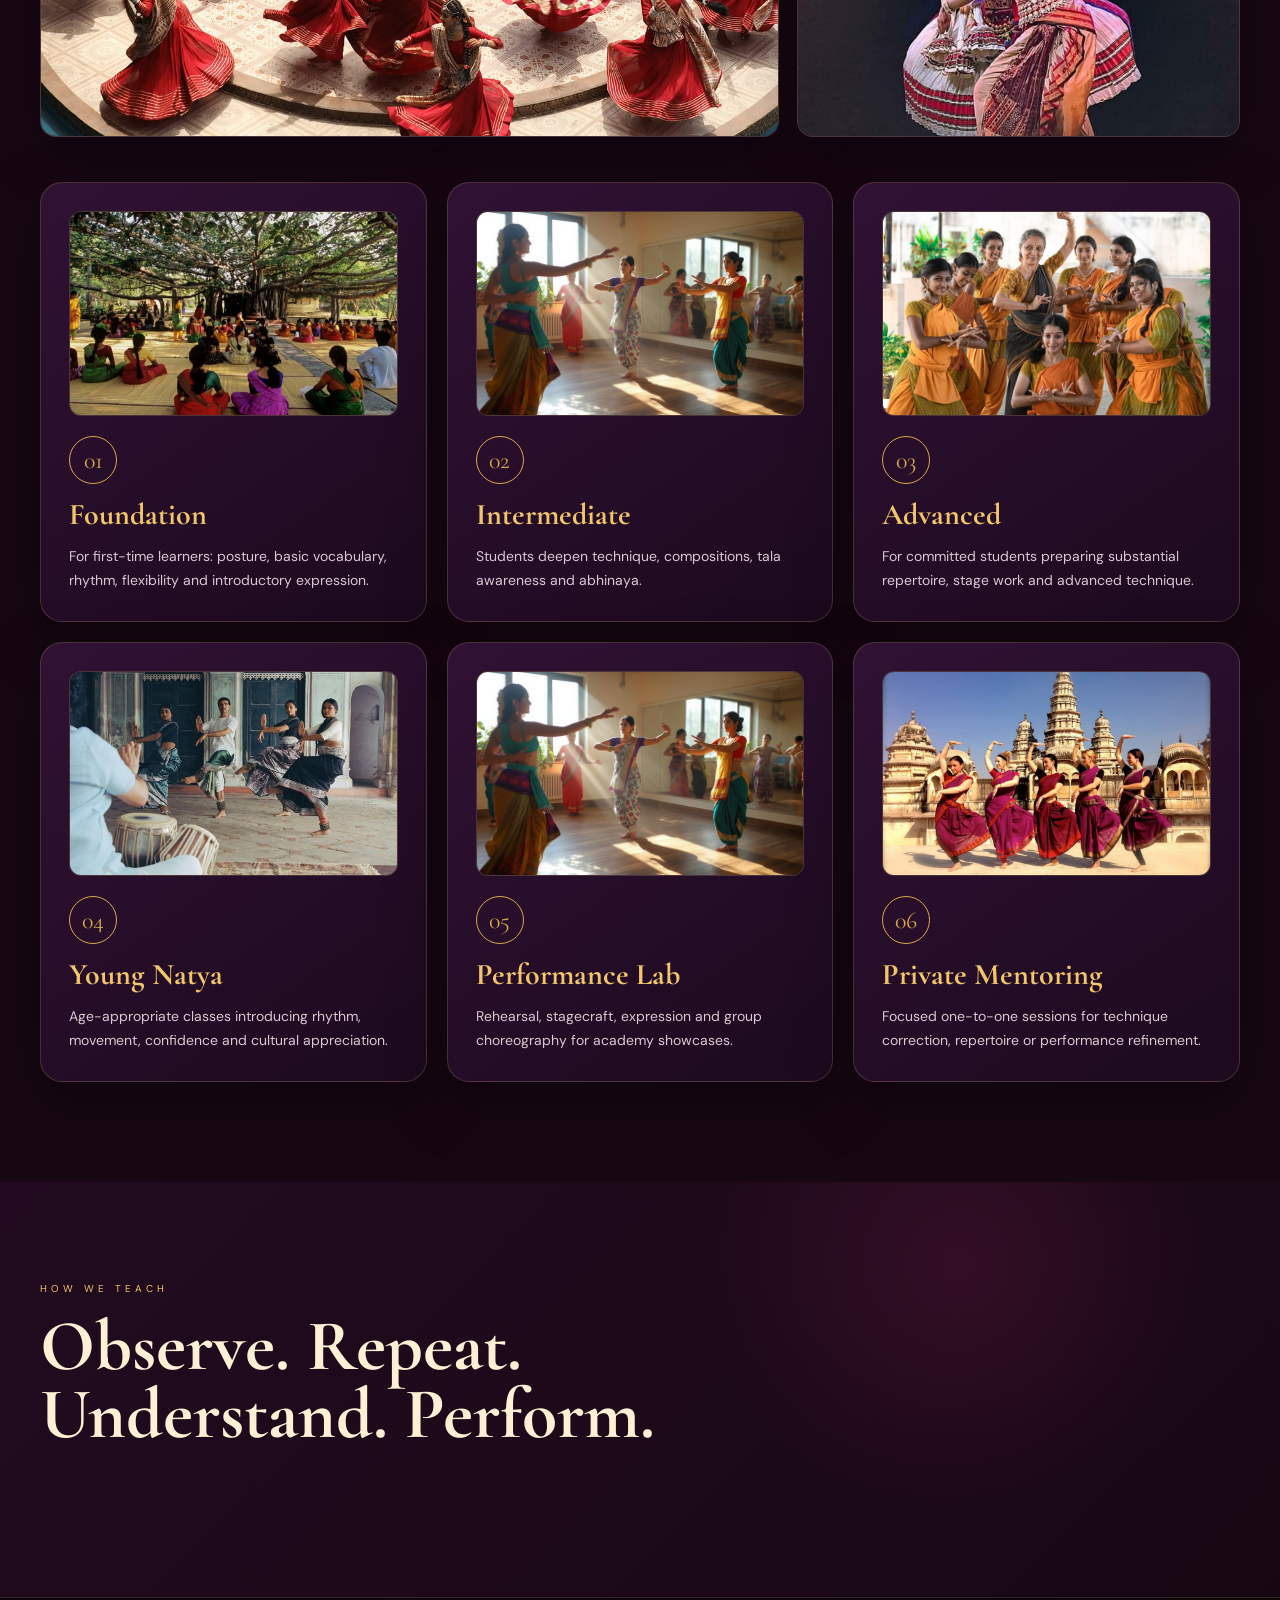
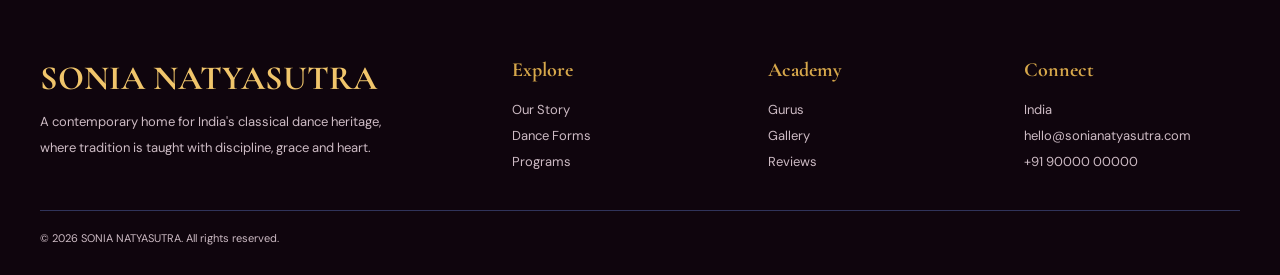
<file: programs.html>
<!doctype html>
<html lang="en">

<head>
  <meta charset="utf-8">
  <meta name="viewport" content="width=device-width, initial-scale=1">

  <meta
    name="description"
    content="SONIA NATYASUTRA Indian traditional dance academy"
  >

  <title>Programs | SONIA NATYASUTRA</title>

  <link rel="stylesheet" href="style.css">
</head>

<body>

  <!-- ==================== NAVIGATION ==================== -->
  <nav class="site-nav">

    <a class="brand" href="index.html">
      <span class="brand-mark">卐</span>

      <span>
        <strong>SONIA</strong>
        <small>NATYASUTRA</small>
      </span>
    </a>

    <button class="menu-btn" aria-label="Menu">☰</button>

    <div class="nav-links">
      <a href="index.html">Home</a>
      <a href="about.html">About</a>
      <a href="dance-forms.html">Dance Forms</a>
      <a href="programs.html">Programs</a>
      <a href="gurus.html">Gurus</a>
      <a href="gallery-reviews.html">Gallery &amp; Reviews</a>
      <a href="contact.html">Contact</a>
    </div>

    <a class="enrol" href="contact.html">Enroll Now</a>

  </nav>


  <!-- ==================== PAGE HERO ==================== -->
  <header class="page-hero">

    <div class="wrap reveal">

      <div class="eyebrow">Training pathways</div>

      <h1>
        Practice with<br>
        purpose.
      </h1>

      <p>
        Progressive programs designed around age, experience and performance goals.
      </p>

    </div>

  </header>


  <!-- ==================== FEATURED PROGRAM IMAGES ==================== -->
  <section class="section">

    <div class="wrap">

      <div
        class="grid"
        style="grid-template-columns: repeat(3, 1fr); gap: 18px;"
      >

        <img
          class="image-placeholder reveal"
          src="assets/25.jpg"
          alt="Replace with your academy photograph"
        >

        <img
          class="image-placeholder reveal"
src="assets/26.jpg"    
      alt="Replace with your academy photograph"
        >

        <img
          class="image-placeholder reveal"
          src="assets/27.jpg"
          alt="Replace with your academy photograph"
        >

      </div>


      <div
        class="card reveal"
        style="margin-top: 20px; text-align: center;"
      >

        <h3>
          Show real class, rehearsal and performance photographs here.
        </h3>

        <a
          class="btn primary"
          style="margin-top: 14px;"
          href="gallery-reviews.html"
        >
          Explore →
        </a>

      </div>

    </div>

  </section>


  <!-- ==================== PROGRAMS ==================== -->
  <section class="section">

    <div class="wrap">

      <!-- Large Images -->
      <div
        class="photo-grid"
        style="margin-bottom: 45px;"
      >

        <img
          class="normal-image large reveal"
          src="assets/42.jpg"
          alt="Replace with your academy photograph"
        >

        <img
          class="normal-image large reveal"
          src="assets/29.jpg"
          alt="Replace with your academy photograph"
        >

      </div>


      <!-- Program Cards -->
      <div class="grid grid-3">

        <!-- Foundation -->
        <article class="card reveal">

          <img
            class="normal-image"
            src="assets/38.jpg"
            alt="Replace with your academy photograph"
          >

          <div class="icon">01</div>

          <h3>Foundation</h3>

          <p>
            For first-time learners: posture, basic vocabulary, rhythm,
            flexibility and introductory expression.
          </p>

        </article>


        <!-- Intermediate -->
        <article class="card reveal">

          <img
            class="normal-image"
            src="assets/30.jpg"
            alt="Replace with your academy photograph"
          >

          <div class="icon">02</div>

          <h3>Intermediate</h3>

          <p>
            Students deepen technique, compositions, tala awareness and abhinaya.
          </p>

        </article>


        <!-- Advanced -->
        <article class="card reveal">

          <img
            class="normal-image"
            src="assets/39.jpg"
            alt="Replace with your academy photograph"
          >

          <div class="icon">03</div>

          <h3>Advanced</h3>

          <p>
            For committed students preparing substantial repertoire,
            stage work and advanced technique.
          </p>

        </article>


        <!-- Young Natya -->
        <article class="card reveal">

          <img
            class="normal-image"
            src="assets/40.jpg"
            alt="Replace with your academy photograph"
          >

          <div class="icon">04</div>

          <h3>Young Natya</h3>

          <p>
            Age-appropriate classes introducing rhythm, movement,
            confidence and cultural appreciation.
          </p>

        </article>


        <!-- Performance Lab -->
        <article class="card reveal">

          <img
            class="normal-image"
            src="assets/30.jpg"
            alt="Replace with your academy photograph"
          >

          <div class="icon">05</div>

          <h3>Performance Lab</h3>

          <p>
            Rehearsal, stagecraft, expression and group choreography
            for academy showcases.
          </p>

        </article>


        <!-- Private Mentoring -->
        <article class="card reveal">

          <img
            class="normal-image"
            src="assets/43.jpg"
            alt="Replace with your academy photograph"
          >

          <div class="icon">06</div>

          <h3>Private Mentoring</h3>

          <p>
            Focused one-to-one sessions for technique correction,
            repertoire or performance refinement.
          </p>

        </article>

      </div>

    </div>

  </section>


  <!-- ==================== TEACHING PHILOSOPHY ==================== -->
  <section class="section dark">

    <div class="wrap">

      <div class="section-head reveal">

        <div class="eyebrow">How we teach</div>

        <h2>
          Observe. Repeat. Understand. Perform.
        </h2>

      </div>

    </div>

  </section>


  <!-- ==================== SOCIAL DOCK ==================== -->
  <div class="social-dock" aria-label="Social links">

    <!-- WhatsApp -->
    <a
      class="icon-link"
      href="#"
      title="WhatsApp"
      aria-label="WhatsApp"
    >
      <svg viewBox="0 0 24 24">
        <path d="M20.5 3.5A11.8 11.8 0 0 0 12.1 0C5.6 0 .4 5.2.4 11.7c0 2.1.6 4.1 1.6 5.9L.3 24l6.6-1.7a11.7 11.7 0 0 0 5.2 1.2h.1c6.5 0 11.7-5.2 11.7-11.7 0-3.1-1.2-6.1-3.4-8.3ZM12.1 21.5h-.1a9.7 9.7 0 0 1-4.9-1.3l-.4-.2-3.9 1 1-3.8-.2-.4a9.7 9.7 0 0 1-1.5-5.2c0-5.4 4.4-9.8 9.9-9.8 2.6 0 5.1 1 7 2.9 1.9 1.9 2.9 4.4 2.9 7 0 5.4-4.4 9.8-9.8 9.8Zm5.4-7.3c-.3-.2-1.8-.9-2.1-1-.3-.1-.5-.2-.7.2-.2.3-.8 1-.9 1.2-.2.2-.3.2-.6.1-1.7-.8-2.8-1.4-3.9-3.2-.3-.5.3-.5.8-1.6.1-.2.1-.4 0-.6-.1-.2-.7-1.7-.9-2.3-.2-.6-.5-.5-.7-.5h-.6c-.2 0-.6.1-.9.4-.3.3-1.1 1.1-1.1 2.7s1.1 3.1 1.2 3.3c.1.2 2.1 3.2 5.1 4.5 1.9.8 2.6.9 3.6.8.6-.1 1.8-.7 2.1-1.4.3-.7.3-1.3.2-1.4-.1-.1-.3-.2-.6-.3Z"/>
      </svg>
    </a>


    <!-- Instagram -->
    <a
      class="icon-link"
      href="#"
      title="Instagram"
      aria-label="Instagram"
    >
      <svg viewBox="0 0 24 24">
        <path d="M7 2h10a5 5 0 0 1 5 5v10a5 5 0 0 1-5 5H7a5 5 0 0 1-5-5V7a5 5 0 0 1 5-5Zm0 2a3 3 0 0 0-3 3v10a3 3 0 0 0 3 3h10a3 3 0 0 0 3-3V7a3 3 0 0 0-3-3H7Zm5 3.5A4.5 4.5 0 1 1 7.5 12 4.5 4.5 0 0 1 12 7.5Zm0 2A2.5 2.5 0 1 0 14.5 12 2.5 2.5 0 0 0 12 9.5ZM17.5 6a1.25 1.25 0 1 1-1.25 1.25A1.25 1.25 0 0 1 17.5 6Z"/>
      </svg>
    </a>


    <!-- Facebook -->
    <a
      class="icon-link"
      href="#"
      title="Facebook"
      aria-label="Facebook"
    >
      <svg viewBox="0 0 24 24">
        <path d="M13.5 22v-9h3l.5-3.5h-3.5V7.2c0-1 .3-1.7 1.8-1.7h1.9V2.3c-.3 0-1.4-.1-2.7-.1-2.7 0-4.5 1.6-4.5 4.6v2.7H7v3.5h3v9h3.5Z"/>
      </svg>
    </a>

  </div>


  <!-- ==================== FOOTER ==================== -->
  <footer>

    <div class="wrap footer-grid">

      <!-- Brand -->
      <div>

        <div class="footer-brand">
          SONIA NATYASUTRA
        </div>

        <p style="margin-top: 10px; max-width: 350px;">
          A contemporary home for India's classical dance heritage,
          where tradition is taught with discipline, grace and heart.
        </p>

      </div>


      <!-- Explore -->
      <div>

        <h4>Explore</h4>

        <a href="about.html">Our Story</a>
        <a href="dance-forms.html">Dance Forms</a>
        <a href="programs.html">Programs</a>

      </div>


      <!-- Academy -->
      <div>

        <h4>Academy</h4>

        <a href="gurus.html">Gurus</a>
        <a href="gallery-reviews.html">Gallery</a>
        <a href="gallery-reviews.html#reviews">Reviews</a>

      </div>


      <!-- Connect -->
      <div>

        <h4>Connect</h4>

        <p>India</p>
        <p>hello@sonianatyasutra.com</p>
        <p>+91 90000 00000</p>

      </div>

    </div>


    <!-- Copyright -->
    <div
      class="wrap"
      style="
        margin-top: 35px;
        border-top: 1px solid #30345a;
        padding-top: 20px;
        font-size: 11px;
      "
    >
      © <span data-year></span> SONIA NATYASUTRA. All rights reserved.
    </div>

  </footer>


  <!-- ==================== JAVASCRIPT ==================== -->
  <script src="script.js"></script>

</body>

</html>
</file>
<file: style.css>
@import url('https://fonts.googleapis.com/css2?family=Cormorant+Garamond:wght@500;600;700&family=DM+Sans:wght@400;500;600&display=swap');

:root {
    --cream: #170713;
    --navy: #170713;
    --royal: #d7a84b;
    --maroon: #170713;
    --wine: #4b102d;
    --plum: #711c49;
    --gold: #d7a84b;
    --gold2: #f3d58b;
    --ink: #fff7ef;
    --muted: #d9c8d1;
    --panel: #241026;
    --panel2: #321236;
    --line: rgba(243, 213, 139, 0.28);
    --shadow: 0 24px 70px rgba(0, 0, 0, 0.42);
}

/* ===== GLOBAL ===== */

* {
    box-sizing: border-box;
    margin: 0;
    padding: 0;
}

html {
    scroll-behavior: smooth;
}

body {
    font-family: "DM Sans", sans-serif;
    background: var(--cream);
    color: var(--ink);
    overflow-x: hidden;
}

h1,
h2,
h3,
h4 {
    font-family: "Cormorant Garamond", serif;
}

a {
    text-decoration: none;
    color: inherit;
}

button,
input,
textarea,
select {
    font: inherit;
}

/* ===== NAVIGATION ===== */

.site-nav {
    position: fixed;
    top: 18px;
    left: 50%;
    transform: translateX(-50%);
    width: min(1200px, calc(100% - 28px));
    z-index: 50;

    display: flex;
    align-items: center;
    justify-content: space-between;

    padding: 10px 12px 10px 17px;

    border: 1px solid rgba(236, 215, 159, 0.28);
    background: rgba(17, 24, 47, 0.35);
    backdrop-filter: blur(18px);
    border-radius: 20px;

    transition: 0.45s;
}

.site-nav.scrolled {
    background: rgba(17, 24, 47, 0.96);
    box-shadow: 0 16px 45px rgba(8, 12, 28, 0.22);
}

.brand {
    display: flex;
    align-items: center;
    gap: 10px;
    color: #fff;
}

.brand-mark {
    width: 36px;
    height: 36px;

    display: grid;
    place-items: center;

    border: 1px solid var(--gold);
    border-radius: 50%;

    color: var(--gold2);
    font-size: 19px;

    box-shadow: 0 0 24px rgba(200, 164, 91, 0.22);
}

.brand strong {
    font-family: "Cormorant Garamond";
    font-size: 24px;
    letter-spacing: 2px;
}

.brand small {
    display: block;
    font-size: 8px;
    letter-spacing: 3px;
    color: var(--gold2);
}

.nav-links {
    display: flex;
    gap: 2px;
    align-items: center;
}

.nav-links a {
    position: relative;
    padding: 11px;
    color: #fff;
    font-size: 11px;
    letter-spacing: 0.35px;
}

.nav-links a::after {
    content: "";
    position: absolute;

    height: 1px;
    width: 0;

    left: 50%;
    bottom: 5px;

    background: var(--gold2);
    transition: 0.35s;
}

.nav-links a:hover::after,
.nav-links a.active::after {
    width: 58%;
    left: 21%;
}

.enroll {
    padding: 11px 17px;

    border: 1px solid var(--gold);
    border-radius: 12px;

    color: var(--gold2);
    font-size: 12px;

    background: linear-gradient(
        120deg,
        rgba(200, 164, 91, 0.14),
        rgba(184, 111, 120, 0.08)
    );

    transition: 0.3s;
}

.enroll:hover {
    background: var(--gold);
    color: var(--navy);
    transform: translateY(-2px);
}

.menu-btn {
    display: none;
    background: none;
    border: 0;
    color: white;
    font-size: 24px;
}

/* ===== HERO ===== */

.hero {
    min-height: 100vh;
    position: relative;

    display: grid;
    place-items: center;

    overflow: hidden;
    background: var(--navy);
}

.hero video {
    position: absolute;
    inset: 0;

    width: 100%;
    height: 100%;

    object-fit: cover;
    opacity: 0.63;

    filter: saturate(0.8) contrast(1.07);
}

.hero::after {
    content: "";
    position: absolute;
    inset: 0;

    background:
        linear-gradient(
            90deg,
            rgba(9, 14, 31, 0.88),
            rgba(17, 24, 47, 0.45),
            rgba(17, 24, 47, 0.72)
        ),
        linear-gradient(
            0deg,
            rgba(17, 24, 47, 0.7),
            transparent 45%
        );
}

.hero-content {
    position: relative;
    z-index: 2;

    width: min(1200px, calc(100% - 40px));
    padding-top: 85px;

    color: #fff;
}

.eyebrow {
    margin-bottom: 17px;

    color: var(--gold2);
    font-size: 10px;
    letter-spacing: 4px;
    text-transform: uppercase;
}

.hero h1 {
    max-width: 930px;

    font-size: clamp(58px, 9vw, 124px);
    line-height: 0.82;
    letter-spacing: -2px;
}

.hero h1 span {
    color: var(--gold2);
    font-style: italic;
}

.hero p {
    max-width: 610px;
    margin: 28px 0;

    color: #f3e9df;
    line-height: 1.8;
    font-size: 15px;
}

.cta-row {
    display: flex;
    gap: 12px;
    flex-wrap: wrap;
}

.btn {
    display: inline-flex;
    align-items: center;
    gap: 8px;

    padding: 14px 22px;

    border: 1px solid var(--gold);
    border-radius: 13px;

    transition: 0.3s;
}

.btn.primary {
    background: var(--gold);
    color: var(--navy);
}

.btn.secondary {
    color: white;
    background: rgba(255, 255, 255, 0.06);
    backdrop-filter: blur(10px);
}

.btn:hover {
    transform: translateY(-3px);
    box-shadow: 0 12px 30px rgba(0, 0, 0, 0.18);
}

.scroll-cue {
    position: absolute;
    bottom: 28px;
    left: 50%;

    z-index: 3;

    transform: translateX(-50%);

    color: #fff9;
    font-size: 9px;
    letter-spacing: 3px;
    text-transform: uppercase;
}

.scroll-cue::after {
    content: "";
    display: block;

    width: 1px;
    height: 40px;

    margin: 9px auto 0;

    background: var(--gold);

    animation: line 1.7s infinite;
}

@keyframes line {
    0%,
    100% {
        transform: scaleY(0.35);
        transform-origin: top;
    }

    50% {
        transform: scaleY(1);
        transform-origin: top;
    }
}

/* ===== SECTIONS ===== */

.section {
    padding: 100px 0;
}

.wrap {
    width: min(1200px, calc(100% - 40px));
    margin: auto;
}

.section-head {
    max-width: 700px;
    margin-bottom: 48px;
}

.section-head .eyebrow {
    color: var(--royal);
}

.section-head h2 {
    color: var(--navy);
    font-size: clamp(42px, 6vw, 72px);
    line-height: 0.95;
}

.section-head p {
    margin-top: 18px;
    color: var(--muted);
    line-height: 1.8;
}

.ornament {
    height: 1px;

    margin: 25px 0;

    background: linear-gradient(
        90deg,
        transparent,
        var(--gold),
        transparent
    );
}

.grid {
    display: grid;
    gap: 20px;
}

.grid-3 {
    grid-template-columns: repeat(3, 1fr);
}

.grid-4 {
    grid-template-columns: repeat(4, 1fr);
}

/* ===== CARDS ===== */

.card {
    overflow: hidden;

    padding: 28px;

    background: #fff;
    border: 1px solid var(--line);
    border-radius: 22px;

    box-shadow: var(--shadow);

    transition: 0.4s;
}

.card:hover {
    transform: translateY(-8px);
    border-color: var(--gold);
}

.card h3 {
    margin: 12px 0;

    color: var(--navy);
    font-size: 30px;
}

.card p {
    color: var(--muted);
    line-height: 1.7;
    font-size: 14px;
}

.icon {
    width: 48px;
    height: 48px;

    display: grid;
    place-items: center;

    border: 1px solid var(--gold);
    border-radius: 50%;

    color: var(--royal);
    font-family: "Cormorant Garamond";
    font-size: 24px;
}

/* ===== DARK SECTIONS ===== */

.dark {
    background: var(--navy);
    color: #fff;
}

.dark .section-head h2,
.dark h2 {
    color: #fff;
}

.dark .section-head p,
.dark p {
    color: #d9d5d4;
}

.dark .card {
    background: #192141;
    border-color: #35416c;
    box-shadow: none;
}

.dark .card h3 {
    color: var(--gold2);
}

/* ===== STATS ===== */

.stats {
    display: grid;
    grid-template-columns: repeat(4, 1fr);

    border-top: 1px solid #a9905c;
    border-bottom: 1px solid #a9905c;
}

.stat {
    padding: 28px;
    text-align: center;

    border-right: 1px solid #a9905c;
}

.stat:last-child {
    border: 0;
}

.stat b {
    display: block;

    color: var(--gold2);
    font: 600 42px "Cormorant Garamond";
}

.stat span {
    color: #cfc7c5;
    font-size: 11px;
    letter-spacing: 1px;
}

/* ===== PAGE HERO ===== */

.page-hero {
    position: relative;

    padding: 180px 0 90px;

    overflow: hidden;

    background:
        radial-gradient(
            circle at 78% 30%,
            #4a5688 0,
            #222d57 35%,
            #10172e 75%
        );

    color: white;
}

.page-hero::after {
    content: "";

    position: absolute;

    width: 360px;
    height: 360px;

    right: -80px;
    bottom: -160px;

    border: 1px solid rgba(236, 215, 159, 0.16);
    border-radius: 50%;

    box-shadow:
        0 0 0 35px rgba(236, 215, 159, 0.03),
        0 0 0 75px rgba(236, 215, 159, 0.025);
}

.page-hero h1 {
    font-size: clamp(55px, 8vw, 100px);
    line-height: 0.9;
}

.page-hero p {
    max-width: 680px;
    margin-top: 20px;

    color: #e9e2dd;
    line-height: 1.8;
}

/* ===== FORMS ===== */

.form {
    display: grid;
    gap: 14px;
}

.form input,
.form textarea,
.form select {
    width: 100%;

    padding: 15px 16px;

    background: #fffdf9;

    border: 1px solid #decfbc;
    border-radius: 12px;

    outline: none;
}

.form input:focus,
.form textarea:focus {
    border-color: var(--gold);
    box-shadow: 0 0 0 3px rgba(200, 164, 91, 0.12);
}

.form textarea {
    min-height: 140px;
    resize: vertical;
}

/* ===== IMAGE SECTIONS ===== */

.photo {
    height: 250px;

    position: relative;

    margin: -28px -28px 24px;

    overflow: hidden;

    border-radius: 17px;

    background-size: cover;
    background-position: center;
}

.photo::after {
    content: "";

    position: absolute;
    inset: 0;

    background: linear-gradient(
        0deg,
        rgba(12, 17, 36, 0.58),
        transparent 55%
    );
}

/* ===== GALLERY ===== */

.gallery {
    display: grid;
    grid-template-columns: repeat(12, 1fr);
    gap: 14px;
}

.gallery .tile {
    min-height: 230px;

    position: relative;

    display: flex;
    align-items: flex-end;

    padding: 20px;

    overflow: hidden;

    border-radius: 20px;

    background-size: cover;
    background-position: center;

    color: white;
}

.gallery .tile:nth-child(1) {
    grid-column: span 7;
    min-height: 390px;
}

.gallery .tile:nth-child(2) {
    grid-column: span 5;
}

.gallery .tile:nth-child(3),
.gallery .tile:nth-child(4),
.gallery .tile:nth-child(5) {
    grid-column: span 4;
}

.tile::after {
    content: "";

    position: absolute;
    inset: 0;

    background: linear-gradient(
        transparent,
        rgba(10, 14, 29, 0.7)
    );
}

.tile span {
    position: relative;
    z-index: 2;

    font: 600 28px "Cormorant Garamond";
}

/* ===== ACHIEVEMENTS ===== */

.achievement {
    padding: 25px;

    border-left: 2px solid var(--gold);
    border-radius: 0 15px 15px 0;

    background: linear-gradient(
        90deg,
        #fff7eb,
        #fffdf9
    );
}

.achievement h3 {
    margin: 0 0 7px;
    font-size: 28px;
}

.achievement p {
    margin: 0;
}

/* ===== REVIEWS ===== */

.review {
    position: relative;
}

.stars {
    color: var(--gold);
    letter-spacing: 2px;
}

.review cite {
    display: block;

    margin-top: 18px;

    color: var(--royal);
    font-style: normal;
    font-weight: 600;
}

/* ===== SOCIAL DOCK ===== */

.social-dock {
    position: fixed;

    right: 18px;
    bottom: 18px;

    z-index: 60;

    display: flex;
    flex-direction: column;
    gap: 9px;
}

.social-dock a {
    width: 44px;
    height: 44px;

    display: grid;
    place-items: center;

    border: 1px solid var(--gold);
    border-radius: 50%;

    background: var(--navy);
    color: var(--gold2);

    box-shadow: 0 8px 22px rgba(10, 14, 30, 0.25);

    font-size: 13px;
    font-weight: 600;

    transition: 0.3s;
}

.social-dock a:hover {
    transform: translateX(-5px) scale(1.08);
}

.icon-link svg {
    width: 18px;
    height: 18px;
    fill: currentColor;
}

/* ===== FOOTER ===== */

footer {
    padding: 60px 0 30px;

    background: #0a1022;
    color: #d8d0cd;
}

.footer-grid {
    display: grid;
    grid-template-columns: 2fr 1fr 1fr 1fr;
    gap: 40px;
}

.footer-brand {
    color: #fff;
    font: 700 34px "Cormorant Garamond";
}

.footer-grid h4 {
    margin-bottom: 15px;

    color: var(--gold2);
    font-size: 20px;
}

.footer-grid a,
.footer-grid p {
    display: block;

    color: #c2bdc0;
    font-size: 13px;
    line-height: 2;
}

/* ===== REVEAL ANIMATION ===== */

.reveal {
    opacity: 0;

    transform: translateY(28px);

    transition:
        opacity 0.8s ease,
        transform 0.8s ease;
}

.reveal.visible {
    opacity: 1;
    transform: none;
}

/* ===== PHOTO GRID ===== */

.photo-grid {
    display: grid;
    grid-template-columns: 1.25fr 0.75fr;
    gap: 18px;
}

.photo-grid .large {
    min-height: 480px;
}

.photo-grid .stack {
    display: grid;
    gap: 18px;
}

.photo-grid .small {
    min-height: 231px;
}

/* ===== NOTICE ===== */

.notice {
    padding: 16px 18px;

    border-left: 3px solid var(--gold);
    border-radius: 8px;

    background: #f8f0e3;

    color: var(--muted);
    line-height: 1.6;
}

/* =========================================================
   SONIA NATYASUTRA — DARK VIBRANT EDITION
   ========================================================= */

html,
body {
    background: #170713 !important;
    color: #fff7ef !important;
}

body {
    background:
        radial-gradient(
            circle at 12% 15%,
            rgba(113, 28, 73, 0.28),
            transparent 27%
        ),
        radial-gradient(
            circle at 88% 75%,
            rgba(75, 16, 45, 0.35),
            transparent 30%
        ),
        #170713 !important;
}

body::before {
    background:
        radial-gradient(
            circle at 18% 18%,
            rgba(215, 168, 75, 0.1),
            transparent 18%
        ),
        radial-gradient(
            circle at 82% 62%,
            rgba(113, 28, 73, 0.2),
            transparent 25%
        ) !important;
}

/* ===== DARK NAV ===== */

.site-nav {
    background: rgba(23, 7, 19, 0.82) !important;
    border-color: rgba(243, 213, 139, 0.35) !important;
    box-shadow: 0 14px 45px rgba(0, 0, 0, 0.35) !important;
}

.site-nav.scrolled {
    background: rgba(23, 7, 19, 0.96) !important;
}

.brand,
.nav-links a,
.enrol,
.menu-btn {
    color: #f8dfb0 !important;
}

.brand small {
    color: #d7a84b !important;
}

.brand-mark {
    color: #f3d58b !important;
    border-color: #d7a84b !important;
}

.enrol {
    background: rgba(113, 28, 73, 0.45) !important;
    border-color: #d7a84b !important;
}

.enrol:hover {
    background: #d7a84b !important;
    color: #170713 !important;
}

/* ===== DARK HERO ===== */

.hero {
    background: #170713 !important;
}

.hero video {
    opacity: 0.62 !important;

    filter: saturate(1.12) contrast(1.08) !important;

    object-fit: cover;
    transform: scale(1.015);

    mix-blend-mode: screen;
}

.hero::after {
    pointer-events: none;

    background:
        linear-gradient(
            90deg,
            rgba(23, 7, 19, 0.94),
            rgba(23, 7, 19, 0.42),
            rgba(23, 7, 19, 0.78)
        ),
        linear-gradient(
            0deg,
            rgba(23, 7, 19, 0.72),
            transparent 55%
        ) !important;
}

.hero-content,
.hero h1 {
    color: #fff7ef !important;
}

.hero p {
    color: #e2d2d8 !important;
}

.eyebrow {
    color: #f0c56b !important;
}

/* ===== BUTTONS ===== */

.btn.primary {
    background: linear-gradient(
        135deg,
        #a82f67,
        #711c49
    ) !important;

    color: #fff !important;
    border-color: #d7a84b !important;
}

.btn.secondary {
    background: rgba(255, 255, 255, 0.06) !important;
    color: #f8dfb0 !important;
    border-color: rgba(243, 213, 139, 0.45) !important;
}

/* ===== DARK SECTIONS ===== */

.section {
    background: #170713 !important;
    color: #fff7ef !important;
}

.section.dark {
    background:
        radial-gradient(
            circle at 75% 20%,
            rgba(113, 28, 73, 0.28),
            transparent 25%
        ),
        linear-gradient(
            135deg,
            #220b20,
            #170713
        ) !important;

    color: #fff7ef !important;
}

.section-head h2,
.dark .section-head h2,
.dark h2 {
    color: #fff0d5 !important;
}

.section-head p,
.dark .section-head p,
.dark p {
    color: #d9c8d1 !important;
}

/* ===== DARK CARDS ===== */

.card {
    background:
        linear-gradient(
            145deg,
            rgba(50, 18, 54, 0.96),
            rgba(29, 10, 31, 0.96)
        ) !important;

    border-color: rgba(243, 213, 139, 0.18) !important;

    box-shadow:
        0 20px 60px rgba(0, 0, 0, 0.35) !important;
}

.card:hover {
    border-color: #d7a84b !important;
}

.card h3 {
    color: #f0c56b !important;
}

.card p {
    color: #d9c8d1 !important;
}

/* ===== PAGE HERO ===== */

.page-hero {
    background:
        radial-gradient(
            circle at 75% 25%,
            rgba(168, 47, 103, 0.3),
            transparent 28%
        ),
        linear-gradient(
            135deg,
            #321236,
            #170713
        ) !important;

    color: #fff7ef !important;
}

.page-hero h1 {
    color: #fff0d5 !important;
}

.page-hero p {
    color: #d9c8d1 !important;
}

/* ===== PHOTO CARD ===== */

.photo-card {
    background:
        radial-gradient(
            circle at 50% 25%,
            rgba(243, 213, 139, 0.18),
            transparent 15%
        ),
        linear-gradient(
            135deg,
            #711c49,
            #2b0c2a 70%,
            #170713
        ) !important;
}

.photo-card::before {
    background:
        linear-gradient(
            160deg,
            transparent 30%,
            rgba(0, 0, 0, 0.62)
        ) !important;
}

/* ===== ACHIEVEMENTS ===== */

.achievement {
    background:
        linear-gradient(
            145deg,
            #321236,
            #211021
        ) !important;

    color: #fff7ef !important;
    border-left-color: #d7a84b !important;
}

.achievement b {
    color: #f0c56b !important;
}

/* ===== STATS ===== */

.stats {
    border-color: rgba(243, 213, 139, 0.25) !important;
}

.stat {
    border-color: rgba(243, 213, 139, 0.25) !important;
}

.stat b {
    color: #f0c56b !important;
}

.stat span {
    color: #d9c8d1 !important;
}

/* ===== GALLERY ===== */

.gallery .tile {
    background:
        linear-gradient(
            135deg,
            #711c49,
            #2a0d29
        ) !important;
}

/* ===== FORM ===== */

.form input,
.form textarea,
.form select {
    background: #241026 !important;
    color: #fff7ef !important;
    border-color: rgba(243, 213, 139, 0.25) !important;
}

/* ===== FOOTER ===== */

footer {
    background: #0f050d !important;
    color: #cdbbc4 !important;

    border-top: 1px solid rgba(243, 213, 139, 0.14) !important;
}

.footer-brand {
    color: #f0c56b !important;
}

.footer-grid h4 {
    color: #d7a84b !important;
}

.footer-grid a,
.footer-grid p {
    color: #cdbbc4 !important;
}

/* ===== SOCIAL ICONS ===== */

.social-dock a {
    background:
        linear-gradient(
            135deg,
            #a82f67,
            #4b102d
        ) !important;

    color: #fff !important;
    border-color: #d7a84b !important;
}

.scroll-cue {
    color: #f0c56b !important;
}

.ornament {
    background:
        linear-gradient(
            90deg,
            transparent,
            #d7a84b,
            transparent
        ) !important;
}

.dark::before {
    border-color: rgba(215, 168, 75, 0.18) !important;

    box-shadow:
        0 0 100px rgba(113, 28, 73, 0.28) !important;
}

/* ===== EDITABLE PHOTO PLACEHOLDERS ===== */

.photo-card.photo-cover {
    background-size: cover !important;
    background-position: center !important;
    background-repeat: no-repeat !important;
}

.photo-card.photo-cover::before {
    content: "";

    position: absolute;
    inset: 0;

    background:
        linear-gradient(
            180deg,
            rgba(23, 7, 19, 0.02),
            rgba(23, 7, 19, 0.72)
        );

    z-index: 1;
}

.photo-card.photo-cover .photo-label {
    position: relative;
    z-index: 2;
}

/* =========================================================
   NORMAL EDITABLE IMAGES
   ========================================================= */

.image-placeholder {
    width: 100%;
    min-height: 300px;

    display: block;

    object-fit: cover;
    object-position: center;

    border-radius: 0;
}

/* ===== FINAL IMAGE-FIRST DESIGN ===== */

.photo-card {
    display: none !important;
}

.photo {
    display: none !important;
}

.normal-image,
.image-placeholder {
    display: block;

    width: 100%;
    height: auto !important;

    min-height: 0 !important;

    aspect-ratio: 16 / 10;

    object-fit: cover;
    object-position: center;

    border-radius: 16px;

    border: 1px solid rgba(243, 213, 139, 0.18);

    box-shadow:
        0 18px 55px rgba(0, 0, 0, 0.28);

    background: #241026;

    transition:
        transform 0.45s ease,
        box-shadow 0.45s ease,
        border-color 0.45s ease;
}

.normal-image:hover,
.image-placeholder:hover {
    transform: translateY(-4px);

    box-shadow:
        0 24px 65px rgba(0, 0, 0, 0.38);

    border-color:
        rgba(243, 213, 139, 0.42);
}

/* ===== PHOTO GRID ===== */

.photo-grid {
    display: grid;

    grid-template-columns: 1.25fr 0.75fr;

    gap: 18px;
    align-items: stretch;
}

.photo-grid .large {
    min-height: 0 !important;

    height: auto !important;

    aspect-ratio: 16 / 10;

    object-fit: cover;
}

.photo-grid .stack {
    display: grid;

    grid-template-rows: 1fr 1fr;

    gap: 18px;
}

.photo-grid .small {
    min-height: 0 !important;

    height: auto !important;

    aspect-ratio: 16 / 10;

    object-fit: cover;
}

/* ===== GALLERY IMAGES ===== */

.gallery .tile {
    position: relative;

    overflow: hidden;

    min-height: 230px;

    background: none !important;

    border-radius: 18px;
}

.gallery .tile img {
    width: 100%;
    height: auto !important;

    min-height: 0 !important;

    display: block;

    aspect-ratio: 16 / 10;

    object-fit: cover;

    border-radius: 18px;

    border: 1px solid rgba(243, 213, 139, 0.18);

    transition: transform 0.5s ease;
}

.gallery .tile:hover img {
    transform: scale(1.035);
}

.gallery .tile::after {
    content: "";

    position: absolute;
    inset: 0;

    background:
        linear-gradient(
            transparent,
            rgba(10, 4, 12, 0.72)
        );

    pointer-events: none;

    border-radius: 18px;
}

.gallery .tile span {
    position: absolute;

    left: 20px;
    bottom: 18px;

    z-index: 2;
}

/* ===== CARD IMAGES ===== */

.card .normal-image,
.card .image-placeholder {
    margin: 0 0 20px;

    border-radius: 12px;

    box-shadow: none;
}

/* ===== FINAL PHOTO SIZING ===== */

.image-placeholder,
.normal-image {
    width: 100%;
    height: auto !important;

    min-height: 0 !important;

    aspect-ratio: 16 / 10;

    object-fit: cover;
    object-position: center;

    border-radius: 16px;
}

/* ===== ACHIEVEMENT IMAGE ===== */

.achievement {
    padding: 0 0 24px;

    overflow: hidden;
}

.achievement-image {
    display: block;

    width: 100%;
    height: auto;

    aspect-ratio: 16 / 10;

    object-fit: cover;
    object-position: center;

    margin: 0 0 20px;

    border: 0;

    border-radius: 14px 14px 0 0;
}

.achievement b,
.achievement span {
    margin-left: 24px;
    margin-right: 24px;
}

.achievement b {
    margin-bottom: 7px;
}

.achievement span {
    display: block;
}

/* =========================================================
   STAGE EXPERIENCES
   ========================================================= */

.stage-experiences {
    display: grid;

    grid-template-columns: repeat(
        2,
        minmax(0, 1fr)
    );

    gap: 28px;
}

.stage-experience {
    overflow: hidden;

    border: 1px solid rgba(215, 168, 75, 0.28);
    border-radius: 18px;

    background:
        linear-gradient(
            145deg,
            rgba(50, 18, 54, 0.96),
            rgba(25, 12, 28, 0.98)
        );

    box-shadow:
        0 16px 40px rgba(0, 0, 0, 0.18);
}

.stage-experience > img {
    display: block;

    width: 100%;

    aspect-ratio: 16 / 9;

    object-fit: cover;
}

.stage-experience-content {
    padding: 22px 24px 24px;
}

.stage-number {
    margin-bottom: 8px;

    color: #d7a84b;

    font-size: 11px;
    font-weight: 700;

    letter-spacing: 0.18em;
}

.stage-experience h3 {
    margin: 0 0 9px;

    color: #f0c56b;

    font: 600 30px "Cormorant Garamond", serif;
}

.stage-experience p {
    margin: 0;

    color: rgba(255, 247, 239, 0.78);

    font-size: 14px;
    line-height: 1.75;
}

/* ===== GLOWING ENROLL BUTTON ===== */

.enrol {
    position: relative;

    isolation: isolate;

    box-shadow:
        0 0 0 rgba(215, 168, 75, 0);

    transition:
        transform 0.3s ease,
        box-shadow 0.3s ease,
        background 0.3s ease;
}

.enrol::after {
    content: "";

    position: absolute;
    inset: -5px;

    z-index: -1;

    border-radius: inherit;

    background: rgba(215, 168, 75, 0.28);

    filter: blur(10px);

    opacity: 0.45;

    transition:
        opacity 0.3s ease,
        transform 0.3s ease;
}

.enrol:hover {
    transform: translateY(-3px) scale(1.02);

    box-shadow:
        0 0 22px rgba(215, 168, 75, 0.48),
        0 0 48px rgba(184, 111, 120, 0.22);
}

.enrol:hover::after {
    opacity: 0.9;
    transform: scale(1.05);
}

/* =========================================================
   RESPONSIVE DESIGN
   ========================================================= */

@media (max-width: 1000px) {

    .nav-links,
    .enroll {
        display: none;
    }

    .menu-btn {
        display: block;
    }

    .site-nav {
        padding: 10px 15px;
    }

    .nav-links.open {
        position: absolute;

        top: 68px;
        left: 0;
        right: 0;

        display: flex;

        flex-direction: column;
        align-items: stretch;

        padding: 12px;

        background: rgba(17, 24, 47, 0.99);

        border-radius: 18px;
    }

    .nav-links.open a {
        padding: 14px;
        text-align: center;
    }

    .grid-3,
    .grid-4,
    .footer-grid {
        grid-template-columns: 1fr 1fr;
    }

    .stats {
        grid-template-columns: 1fr 1fr;
    }

    .stat:nth-child(2) {
        border-right: 0;
    }

    .stat:nth-child(-n + 2) {
        border-bottom: 1px solid #a9905c;
    }
}

/* ===== TABLET / MOBILE ===== */

@media (max-width: 760px) {

    .stage-experiences {
        grid-template-columns: 1fr;
    }

    .stage-experience h3 {
        font-size: 27px;
    }
}

@media (max-width: 650px) {

    .section {
        padding: 72px 0;
    }

    .hero-content {
        padding-top: 70px;
    }

    .hero h1 {
        font-size: 62px;
    }

    .grid-3,
    .grid-4,
    .footer-grid,
    .photo-grid {
        grid-template-columns: 1fr;
    }

    .stats {
        grid-template-columns: 1fr 1fr;
    }

    .gallery {
        grid-template-columns: 1fr;
    }

    .gallery .tile {
        grid-column: 1 !important;
        min-height: 230px;
    }

    .gallery .tile:nth-child(1) {
        min-height: 300px;
    }

    .social-dock {
        right: 10px;
        bottom: 10px;
    }

    .photo-grid {
        grid-template-columns: 1fr;
    }

    .photo-grid .large,
    .photo-grid .small {
        min-height: 260px;
    }

    .photo-grid .stack {
        grid-template-rows: 1fr 1fr;
    }

    .image-placeholder,
    .normal-image,
    .achievement-image,
    .gallery .tile img {
        aspect-ratio: 16 / 10;
    }
}
</file>
